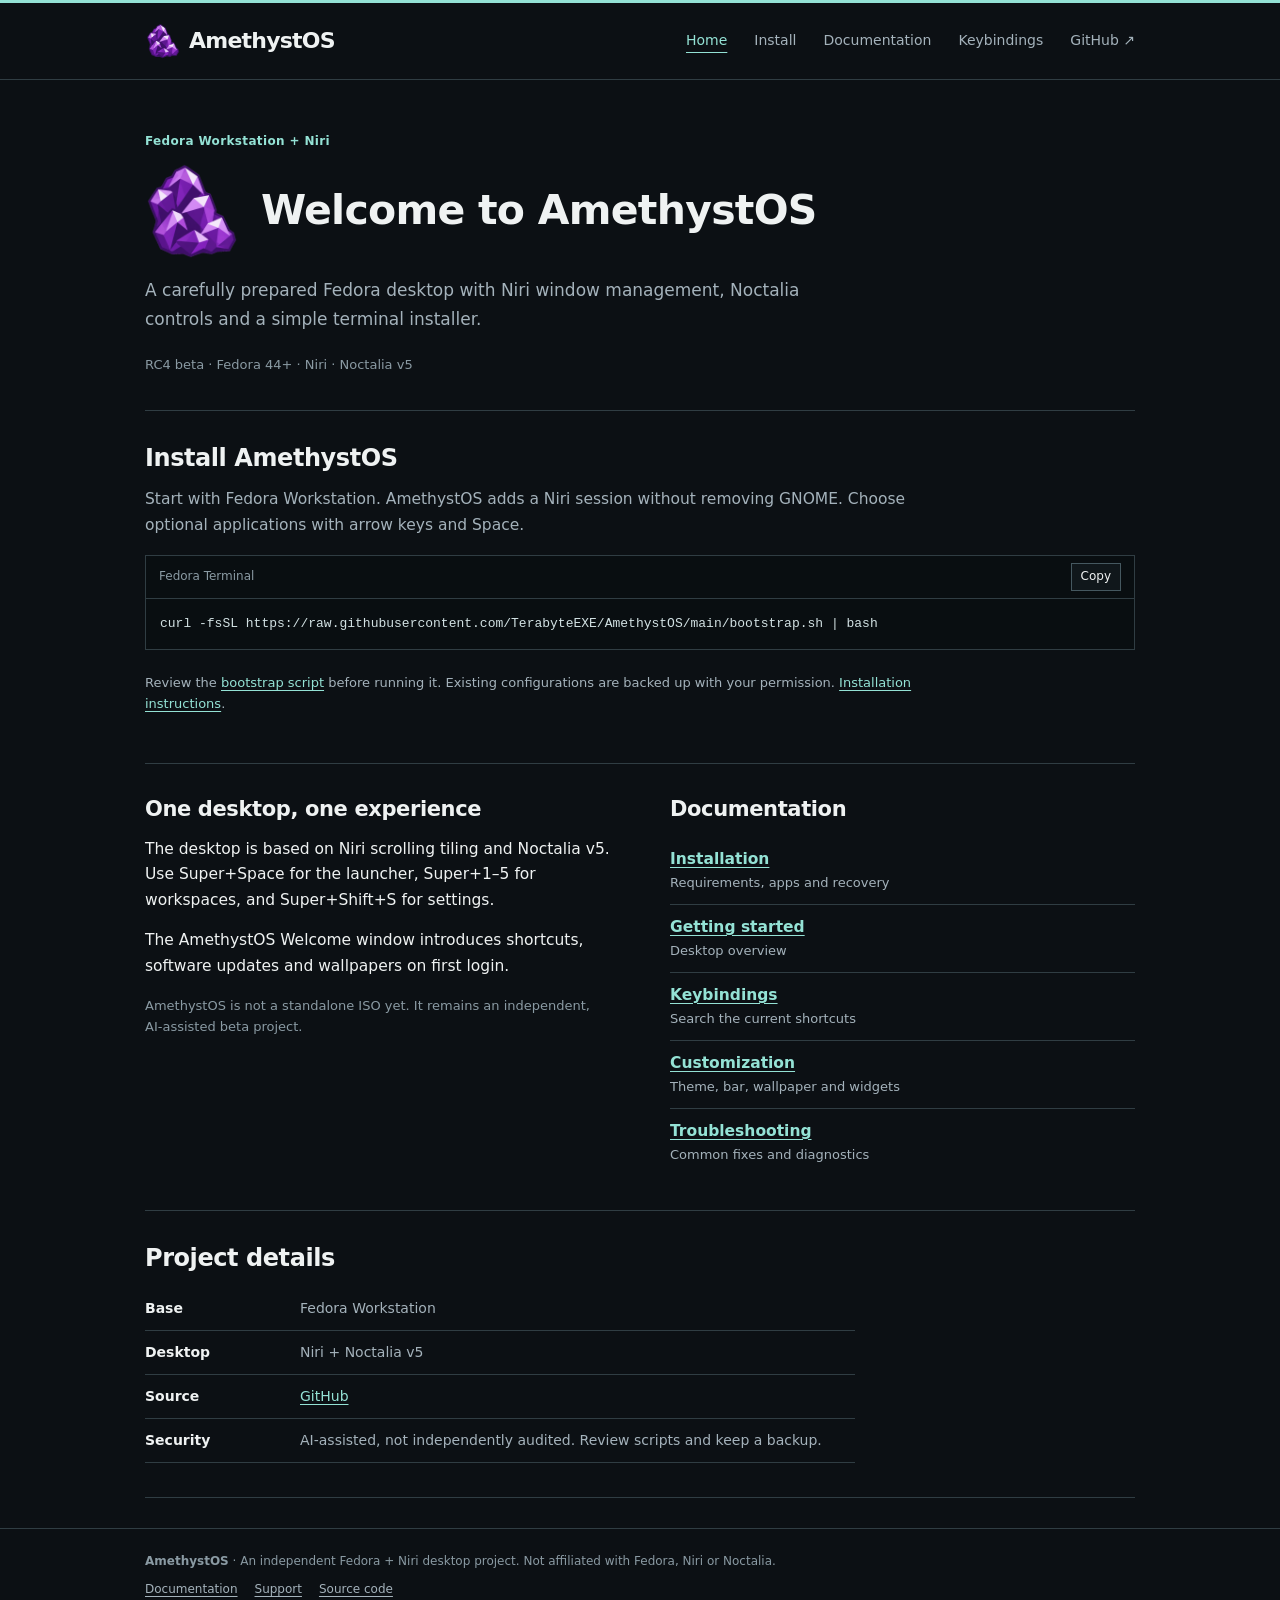
<file: index.html>
<!doctype html>
<html lang="en"><head><meta charset="utf-8"><meta name="viewport" content="width=device-width, initial-scale=1">
<meta name="theme-color" content="#0c1014"><meta name="description" content="AmethystOS is a Fedora Workstation desktop setup based on Niri with a simple installer and documentation.">
<title>Fedora + Niri — AmethystOS</title><link rel="icon" href="assets/favicon.png" type="image/png">
<link rel="apple-touch-icon" href="assets/apple-touch-icon.png">
<link rel="stylesheet" href="assets/site.css"><script src="assets/site.js" defer></script></head>
<body><a class="skip-link" href="#content">Skip to content</a>
<header class="topbar"><div class="wrap nav-inner">
<a href="index.html" class="brand" aria-label="AmethystOS home"><img class="brand-icon" src="assets/branding/amethyst-logo.png" alt="" width="36" height="36">AmethystOS</a>
<button class="nav-toggle" type="button" data-nav-toggle aria-expanded="false" aria-controls="site-nav">Menu</button>
<nav id="site-nav" class="navlinks" data-navlinks aria-label="Main navigation"><a href="index.html" aria-current="page">Home</a><a href="install.html">Install</a><a href="wiki/index.html">Documentation</a><a href="wiki/keybinds.html">Keybindings</a><a class="nav-github" href="https://github.com/TerabyteEXE/AmethystOS" target="_blank" rel="noopener noreferrer">GitHub ↗</a></nav>
</div></header><main id="content"><div class="wrap">
<section class="home-intro" aria-labelledby="welcome"><p class="eyebrow">Fedora Workstation + Niri</p>
<div class="home-heading"><img class="home-mark" src="assets/branding/amethyst-logo.png" alt="AmethystOS crystal logo" width="94" height="98"><h1 id="welcome">Welcome to AmethystOS</h1></div>
<p class="lead">A carefully prepared Fedora desktop with Niri window management, Noctalia controls and a simple terminal installer.</p><p class="project-meta">RC4 beta · Fedora 44+ · Niri · Noctalia v5</p></section>
<section class="home-section" aria-labelledby="install-heading"><h2 id="install-heading">Install AmethystOS</h2>
<p>Start with Fedora Workstation. AmethystOS adds a Niri session without removing GNOME. Choose optional applications with arrow keys and Space.</p>
<div class="code-box"><div class="code-head"><span>Fedora Terminal</span><button type="button" class="copy-btn" data-copy="install-command">Copy</button></div><pre id="install-command"><code>curl -fsSL https://raw.githubusercontent.com/TerabyteEXE/AmethystOS/main/bootstrap.sh | bash</code></pre></div>
<p class="home-note">Review the <a href="https://github.com/TerabyteEXE/AmethystOS/blob/main/bootstrap.sh">bootstrap script</a> before running it. Existing configurations are backed up with your permission. <a href="install.html">Installation instructions</a>.</p></section>
<section class="home-section home-columns"><div><h2>One desktop, one experience</h2><p>The desktop is based on Niri scrolling tiling and Noctalia v5. Use Super+Space for the launcher, Super+1–5 for workspaces, and Super+Shift+S for settings.</p>
<p>The AmethystOS Welcome window introduces shortcuts, software updates and wallpapers on first login.</p><p class="home-note">AmethystOS is not a standalone ISO yet. It remains an independent, AI-assisted beta project.</p></div>
<div><h2>Documentation</h2><ul class="plain-list"><li><a href="install.html">Installation</a><span class="detail">Requirements, apps and recovery</span></li><li><a href="wiki/index.html">Getting started</a><span class="detail">Desktop overview</span></li><li><a href="wiki/keybinds.html">Keybindings</a><span class="detail">Search the current shortcuts</span></li><li><a href="wiki/customization.html">Customization</a><span class="detail">Theme, bar, wallpaper and widgets</span></li><li><a href="wiki/troubleshooting.html">Troubleshooting</a><span class="detail">Common fixes and diagnostics</span></li></ul></div></section>
<section class="home-section"><h2>Project details</h2><table class="facts"><tbody><tr><th scope="row">Base</th><td>Fedora Workstation</td></tr><tr><th scope="row">Desktop</th><td>Niri + Noctalia v5</td></tr><tr><th scope="row">Source</th><td><a href="https://github.com/TerabyteEXE/AmethystOS">GitHub</a></td></tr><tr><th scope="row">Security</th><td>AI-assisted, not independently audited. Review scripts and keep a backup.</td></tr></tbody></table></section>
</div></main>
<footer class="footer"><div class="wrap footer-inner"><div>
<p><strong>AmethystOS</strong> · An independent Fedora + Niri desktop project. Not affiliated with Fedora, Niri or Noctalia.</p>
<div class="footer-links"><a href="wiki/index.html">Documentation</a><a href="wiki/troubleshooting.html">Support</a><a href="https://github.com/TerabyteEXE/AmethystOS">Source code</a></div>
</div></footer></body></html>
</file>
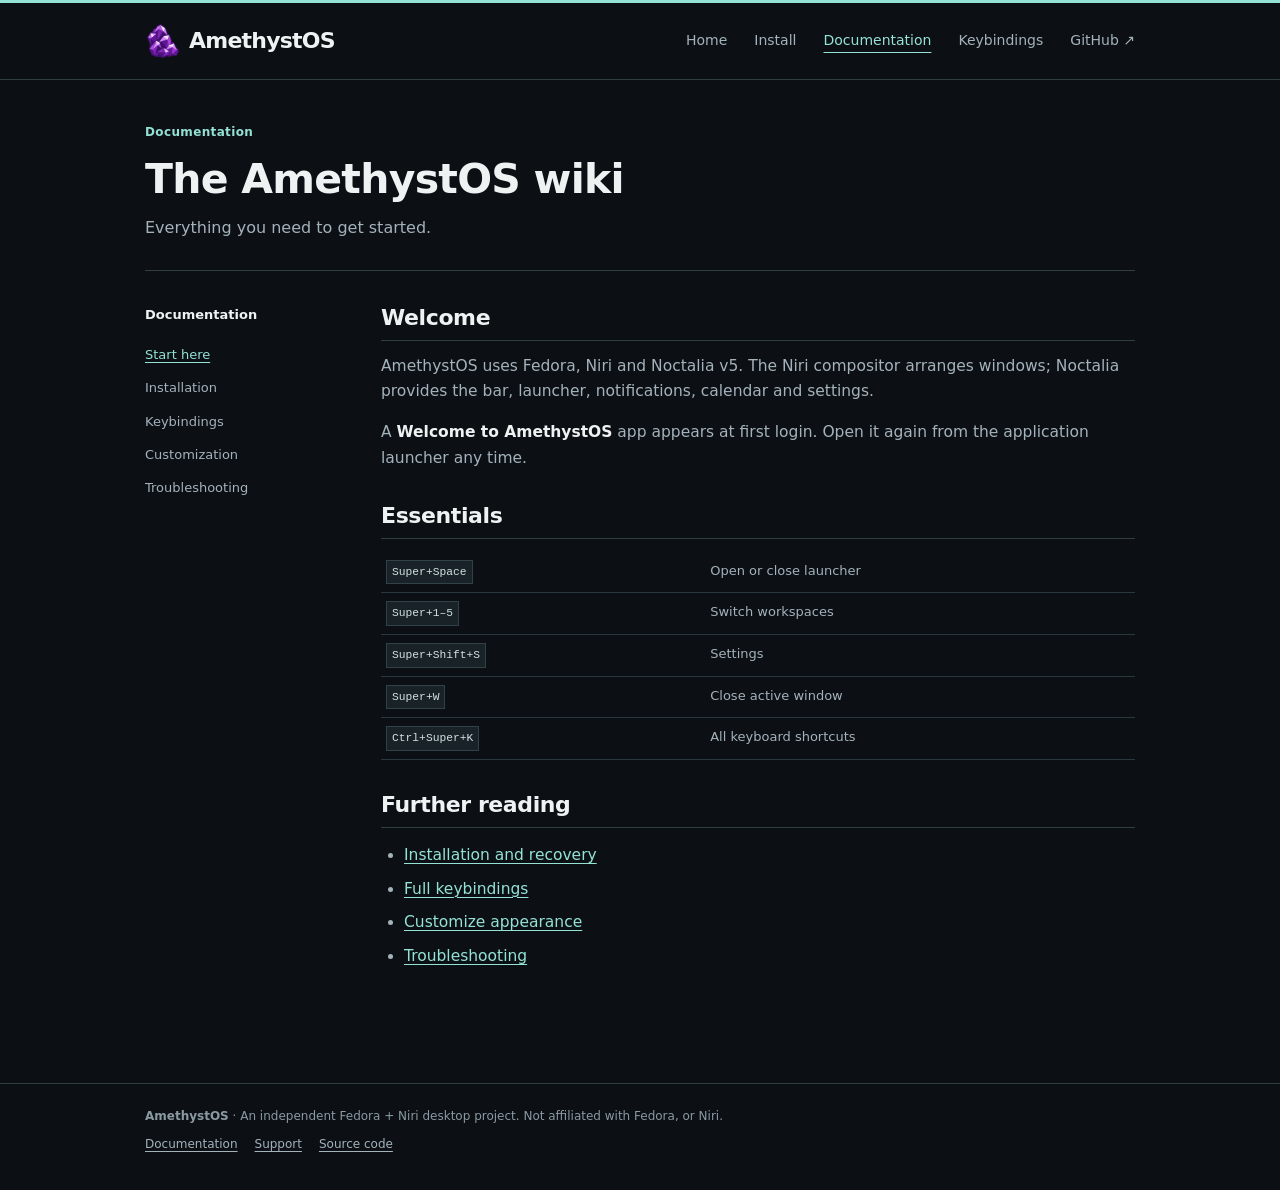
<file: wiki/index.html>
<!doctype html>
<html lang="en"><head><meta charset="utf-8"><meta name="viewport" content="width=device-width, initial-scale=1">
<meta name="theme-color" content="#0c1014"><meta name="description" content="A straightforward guide to your Fedora + Niri desktop.">
<title>The AmethystOS wiki — AmethystOS</title><link rel="icon" href="../assets/favicon.png" type="image/png">
<link rel="apple-touch-icon" href="../assets/apple-touch-icon.png">
<link rel="stylesheet" href="../assets/site.css"><script src="../assets/site.js" defer></script></head>
<body><a class="skip-link" href="#content">Skip to content</a>
<header class="topbar"><div class="wrap nav-inner">
<a href="../index.html" class="brand" aria-label="AmethystOS home"><img class="brand-icon" src="../assets/branding/amethyst-logo.png" alt="" width="36" height="36">AmethystOS</a>
<button class="nav-toggle" type="button" data-nav-toggle aria-expanded="false" aria-controls="site-nav">Menu</button>
<nav id="site-nav" class="navlinks" data-navlinks aria-label="Main navigation"><a href="../index.html">Home</a><a href="../install.html">Install</a><a href="../wiki/index.html" aria-current="page">Documentation</a><a href="../wiki/keybinds.html">Keybindings</a><a class="nav-github" href="https://github.com/TerabyteEXE/AmethystOS" target="_blank" rel="noopener noreferrer">GitHub ↗</a></nav>
</div></header><main id="content"><div class="wrap">
<div class="page-title"><p class="eyebrow">Documentation</p><h1>The AmethystOS wiki</h1><p class="lead">Everything you need to get started.</p></div><div class="doc-shell"><aside class="side-nav" aria-label="Wiki pages"><p class="side-label">Documentation</p><a class="active" href="index.html">Start here</a><a href="../install.html">Installation</a><a href="keybinds.html">Keybindings</a><a href="customization.html">Customization</a><a href="troubleshooting.html">Troubleshooting</a></aside><article class="doc-content"><h2>Welcome</h2><p>AmethystOS uses Fedora, Niri and Noctalia v5. The Niri compositor arranges windows; Noctalia provides the bar, launcher, notifications, calendar and settings.</p><p>A <strong>Welcome to AmethystOS</strong> app appears at first login. Open it again from the application launcher any time.</p><h2>Essentials</h2><table class="key-table"><tbody>
<tr><td><span class="kbd">Super+Space</span></td><td>Open or close launcher</td></tr><tr><td><span class="kbd">Super+1–5</span></td><td>Switch workspaces</td></tr><tr><td><span class="kbd">Super+Shift+S</span></td><td>Settings</td></tr><tr><td><span class="kbd">Super+W</span></td><td>Close active window</td></tr><tr><td><span class="kbd">Ctrl+Super+K</span></td><td>All keyboard shortcuts</td></tr></tbody></table><h2>Further reading</h2><ul><li><a href="../install.html">Installation and recovery</a></li><li><a href="keybinds.html">Full keybindings</a></li><li><a href="customization.html">Customize appearance</a></li><li><a href="troubleshooting.html">Troubleshooting</a></li></ul></article></div>
</div></main>
<footer class="footer"><div class="wrap footer-inner"><div>
<p><strong>AmethystOS</strong> · An independent Fedora + Niri desktop project. Not affiliated with Fedora, or Niri.</p>
<div class="footer-links"><a href="../wiki/index.html">Documentation</a><a href="../wiki/troubleshooting.html">Support</a><a href="https://github.com/TerabyteEXE/AmethystOS">Source code</a></div>
</div></footer></body></html>
</file>
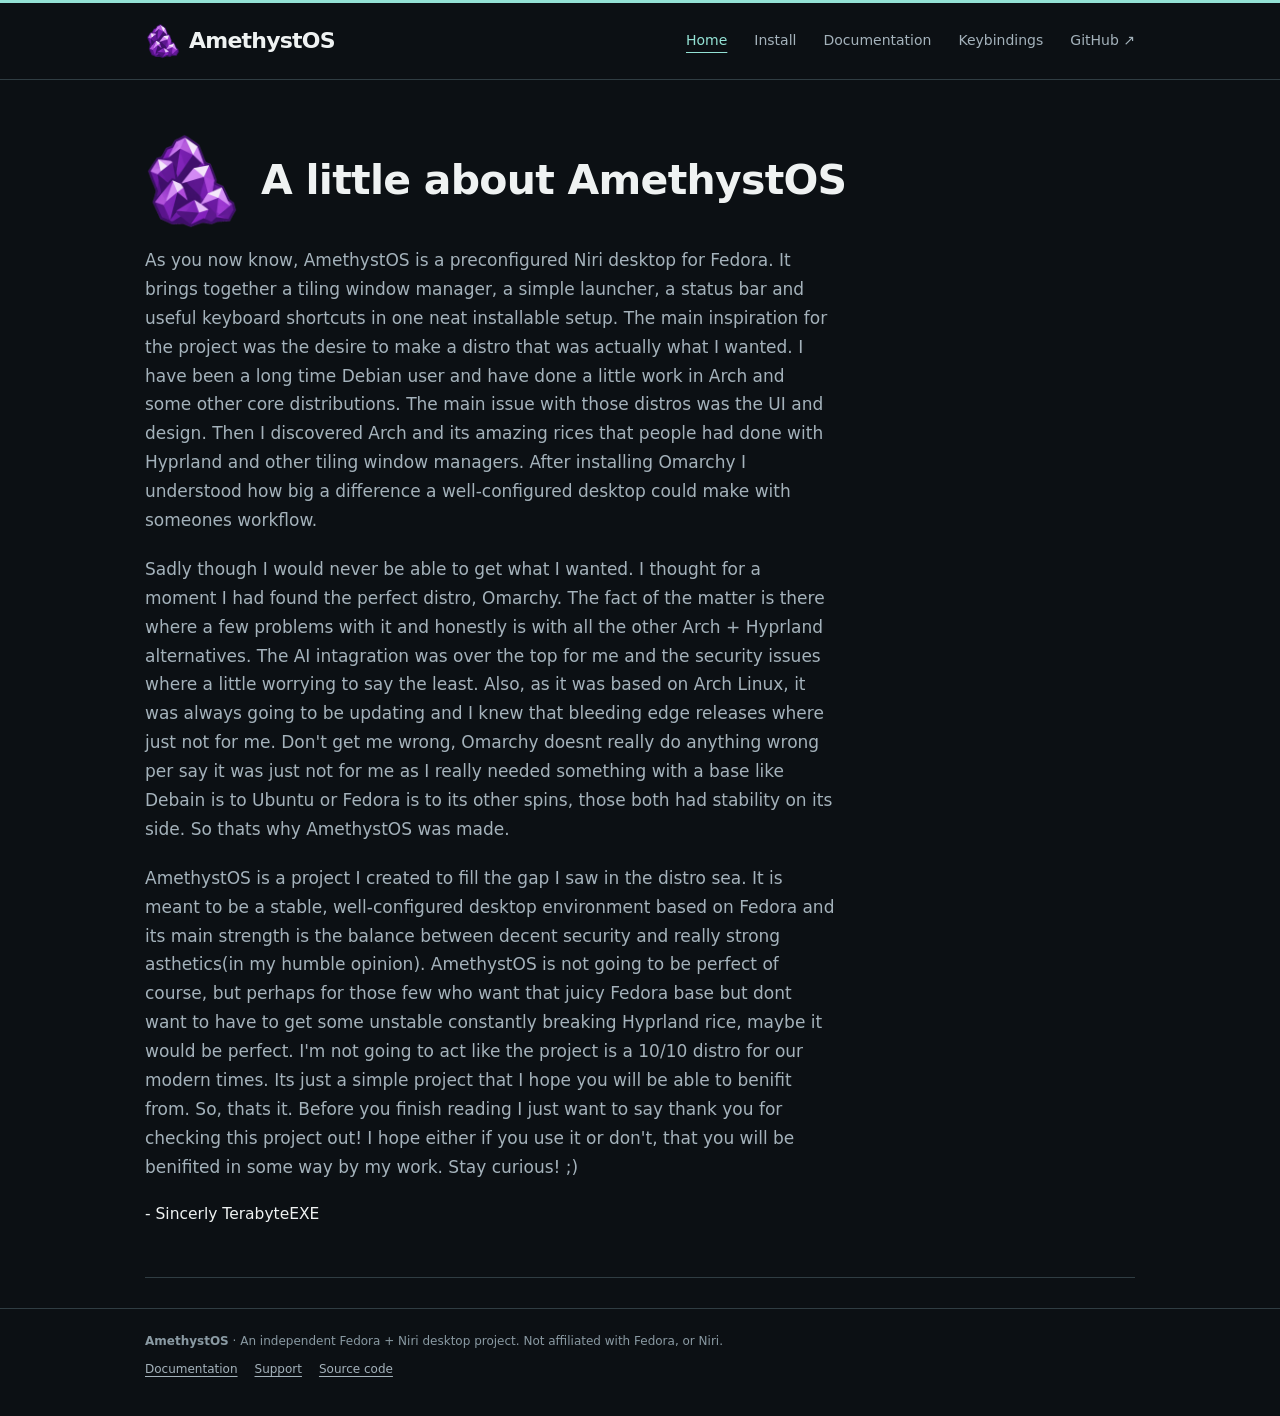
<file: about.html>
<!doctype html>
<html lang="en"><head><meta charset="utf-8"><meta name="viewport" content="width=device-width, initial-scale=1">
<meta name="theme-color" content="#0c1014"><meta name="description" content="AmethystOS is a Fedora Workstation desktop setup based on Niri with a simple installer and documentation.">
<title>Fedora + Niri — AmethystOS</title><link rel="icon" href="assets/favicon.png" type="image/png">
<link rel="apple-touch-icon" href="assets/apple-touch-icon.png">
<link rel="stylesheet" href="assets/site.css"><script src="assets/site.js" defer></script></head>
<body><a class="skip-link" href="#content">Skip to content</a>
<header class="topbar"><div class="wrap nav-inner">
<a href="index.html" class="brand" aria-label="AmethystOS home"><img class="brand-icon" src="assets/branding/amethyst-logo.png" alt="" width="36" height="36">AmethystOS</a>
<button class="nav-toggle" type="button" data-nav-toggle aria-expanded="false" aria-controls="site-nav">Menu</button>
<nav id="site-nav" class="navlinks" data-navlinks aria-label="Main navigation"><a href="index.html" aria-current="page">Home</a><a href="install.html">Install</a><a href="wiki/index.html">Documentation</a><a href="wiki/keybinds.html">Keybindings</a><a class="nav-github" href="https://github.com/TerabyteEXE/AmethystOS" target="_blank" rel="noopener noreferrer">GitHub ↗</a></nav>
</div></header><main id="content"><div class="wrap">
<section class="home-intro" aria-labelledby="welcome">
      <div class="home-heading">
        <img class="home-mark" src="assets/branding/amethyst-logo.png" alt="AmethystOS purple crystal logo" width="94" height="98">
        <h1 id="welcome">A little about AmethystOS</h1>
      </div>
      <p class="lead">As you now know, AmethystOS is a preconfigured Niri desktop for Fedora. It brings together a tiling window manager, a simple launcher, a status bar and useful keyboard shortcuts in one neat installable setup. The main inspiration for the project was the desire to make a distro that was actually what I wanted. I have been a long time Debian user and have done a little work in Arch and some other core distributions. The main issue with those distros was the UI and design. Then I discovered Arch and its amazing rices that people had done with Hyprland and other tiling window managers. After installing Omarchy I understood how big a difference a well-configured desktop could make with someones workflow. </p>
        <p class="lead">Sadly though I would never be able to get what I wanted. I thought for a moment I had found the perfect distro, Omarchy. The fact of the matter is there where a few problems with it and honestly is with all the other Arch + Hyprland alternatives. The AI intagration was over the top for me and the security issues where a little worrying to say the least. Also, as it was based on Arch Linux, it was always going to be updating and I knew that bleeding edge releases where just not for me. Don't get me wrong, Omarchy doesnt really do anything wrong per say it was just not for me as I really needed something with a base like Debain is to Ubuntu or Fedora is to its other spins, those both had stability on its side. So thats why AmethystOS was made.</p>
        <p class="lead">AmethystOS is a project I created to fill the gap I saw in the distro sea. It is meant to be a stable, well-configured desktop environment based on Fedora and its main strength is the balance between decent security and really strong asthetics(in my humble opinion). AmethystOS is not going to be perfect of course, but perhaps for those few who want that juicy Fedora base but dont want to have to get some unstable constantly breaking Hyprland rice, maybe it would be perfect. I'm not going to act like the project is a 10/10 distro for our modern times. Its just a simple project that I hope you will be able to benifit from. So, thats it. Before you finish reading  I just want to say thank you for checking this project out! I hope either if you use it or don't, that you will be benifited in some way by my work. Stay curious! ;)</p>
        <p class="sub-lead">- Sincerly TerabyteEXE</p>
    </section>

</div>
</main>
<footer class="footer"><div class="wrap footer-inner"><div>
<p><strong>AmethystOS</strong> · An independent Fedora + Niri desktop project. Not affiliated with Fedora, or Niri.</p>
<div class="footer-links"><a href="wiki/index.html">Documentation</a><a href="wiki/troubleshooting.html">Support</a><a href="https://github.com/TerabyteEXE/AmethystOS">Source code</a></div>
</div></footer></body></html>
</file>
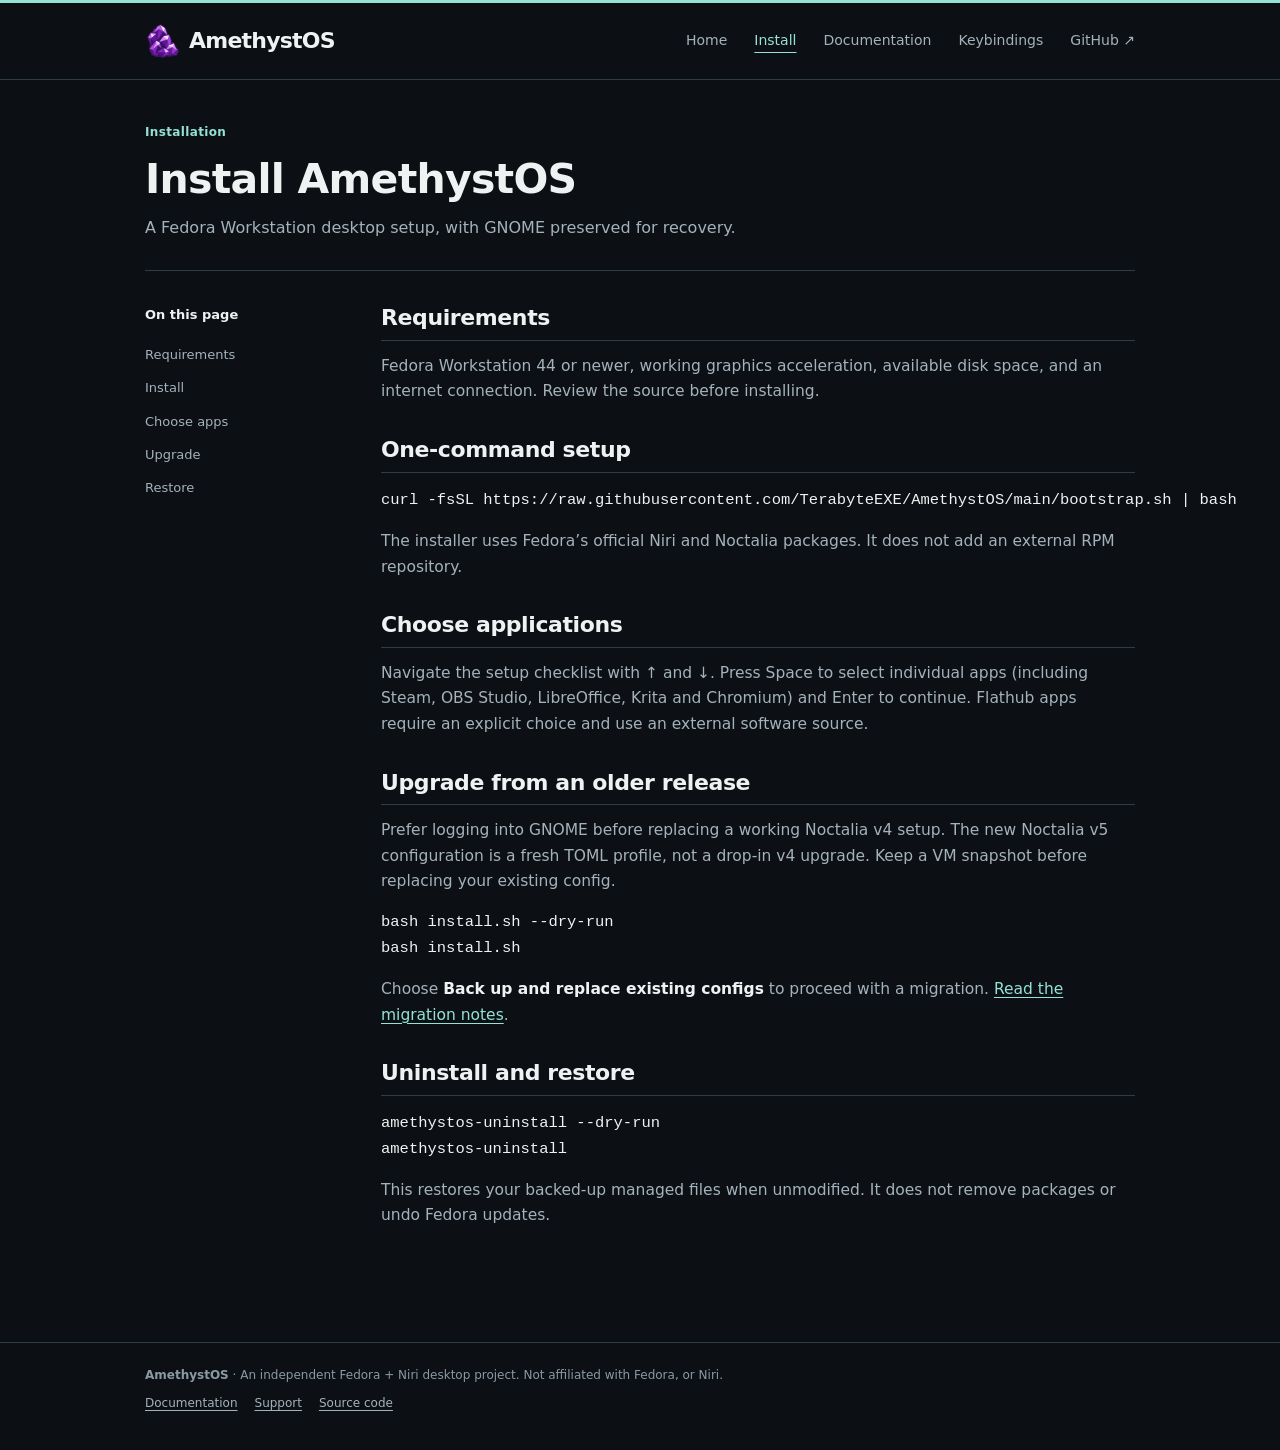
<file: install.html>
<!doctype html>
<html lang="en"><head><meta charset="utf-8"><meta name="viewport" content="width=device-width, initial-scale=1">
<meta name="theme-color" content="#0c1014"><meta name="description" content="Install AmethystOS on Fedora Workstation with one command.">
<title>Installation — AmethystOS</title><link rel="icon" href="assets/favicon.png" type="image/png">
<link rel="apple-touch-icon" href="assets/apple-touch-icon.png">
<link rel="stylesheet" href="assets/site.css"><script src="assets/site.js" defer></script></head>
<body><a class="skip-link" href="#content">Skip to content</a>
<header class="topbar"><div class="wrap nav-inner">
<a href="index.html" class="brand" aria-label="AmethystOS home"><img class="brand-icon" src="assets/branding/amethyst-logo.png" alt="" width="36" height="36">AmethystOS</a>
<button class="nav-toggle" type="button" data-nav-toggle aria-expanded="false" aria-controls="site-nav">Menu</button>
<nav id="site-nav" class="navlinks" data-navlinks aria-label="Main navigation"><a href="index.html">Home</a><a href="install.html" aria-current="page">Install</a><a href="wiki/index.html">Documentation</a><a href="wiki/keybinds.html">Keybindings</a><a class="nav-github" href="https://github.com/TerabyteEXE/AmethystOS" target="_blank" rel="noopener noreferrer">GitHub ↗</a></nav>
</div></header><main id="content"><div class="wrap">
<div class="page-title"><p class="eyebrow">Installation</p><h1>Install AmethystOS</h1><p class="lead">A Fedora Workstation desktop setup, with GNOME preserved for recovery.</p></div>
<div class="doc-shell"><aside class="side-nav" aria-label="Installation"><p class="side-label">On this page</p><a href="#requirements">Requirements</a><a href="#install">Install</a><a href="#apps">Choose apps</a><a href="#upgrade">Upgrade</a><a href="#remove">Restore</a></aside><article class="doc-content">
<h2 id="requirements">Requirements</h2><p>Fedora Workstation 44 or newer, working graphics acceleration, available disk space, and an internet connection. Review the source before installing.</p>
<h2 id="install">One-command setup</h2><pre><code>curl -fsSL https://raw.githubusercontent.com/TerabyteEXE/AmethystOS/main/bootstrap.sh | bash</code></pre><p>The installer uses Fedora’s official Niri and Noctalia packages. It does not add an external RPM repository.</p>
<h2 id="apps">Choose applications</h2><p>Navigate the setup checklist with ↑ and ↓. Press Space to select individual apps (including Steam, OBS Studio, LibreOffice, Krita and Chromium) and Enter to continue. Flathub apps require an explicit choice and use an external software source.</p>
<h2 id="upgrade">Upgrade from an older release</h2><p>Prefer logging into GNOME before replacing a working Noctalia v4 setup. The new Noctalia v5 configuration is a fresh TOML profile, not a drop-in v4 upgrade. Keep a VM snapshot before replacing your existing config.</p><pre><code>bash install.sh --dry-run
bash install.sh</code></pre><p>Choose <strong>Back up and replace existing configs</strong> to proceed with a migration. <a href="https://github.com/TerabyteEXE/AmethystOS/blob/main/docs/NOCTALIA_V5_MIGRATION.md">Read the migration notes</a>.</p>
<h2 id="remove">Uninstall and restore</h2><pre><code>amethystos-uninstall --dry-run
amethystos-uninstall</code></pre><p>This restores your backed-up managed files when unmodified. It does not remove packages or undo Fedora updates.</p></article></div>
</div></main>
<footer class="footer"><div class="wrap footer-inner"><div>
<p><strong>AmethystOS</strong> · An independent Fedora + Niri desktop project. Not affiliated with Fedora, or Niri.</p>
<div class="footer-links"><a href="wiki/index.html">Documentation</a><a href="wiki/troubleshooting.html">Support</a><a href="https://github.com/TerabyteEXE/AmethystOS">Source code</a></div>
</div></footer></body></html>
</file>
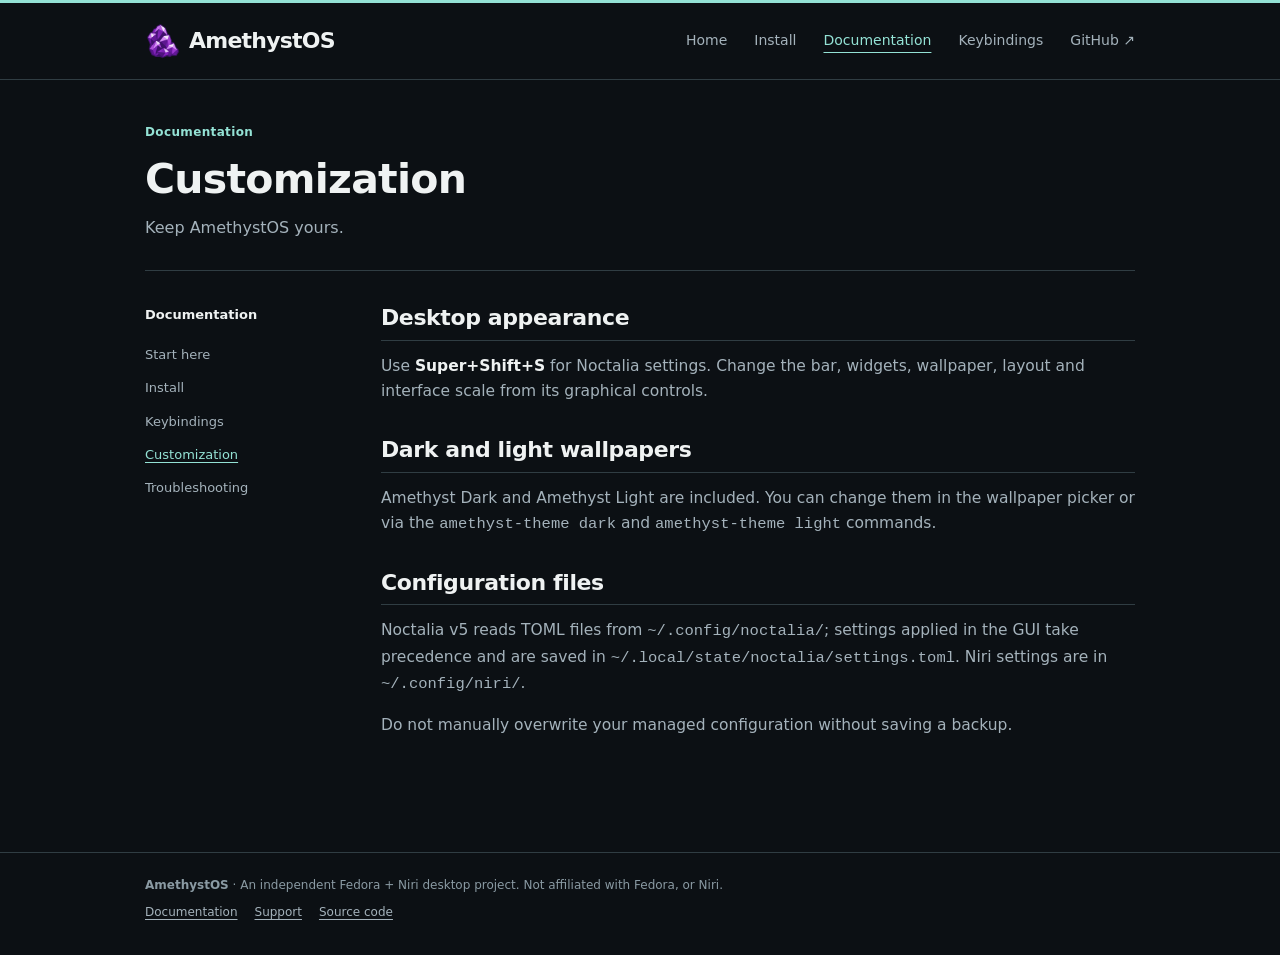
<file: wiki/customization.html>
<!doctype html>
<html lang="en"><head><meta charset="utf-8"><meta name="viewport" content="width=device-width, initial-scale=1">
<meta name="theme-color" content="#0c1014"><meta name="description" content="Make the desktop yours, one config at a time.">
<title>Customization — AmethystOS</title><link rel="icon" href="../assets/favicon.png" type="image/png">
<link rel="apple-touch-icon" href="../assets/apple-touch-icon.png">
<link rel="stylesheet" href="../assets/site.css"><script src="../assets/site.js" defer></script></head>
<body><a class="skip-link" href="#content">Skip to content</a>
<header class="topbar"><div class="wrap nav-inner">
<a href="../index.html" class="brand" aria-label="AmethystOS home"><img class="brand-icon" src="../assets/branding/amethyst-logo.png" alt="" width="36" height="36">AmethystOS</a>
<button class="nav-toggle" type="button" data-nav-toggle aria-expanded="false" aria-controls="site-nav">Menu</button>
<nav id="site-nav" class="navlinks" data-navlinks aria-label="Main navigation"><a href="../index.html">Home</a><a href="../install.html">Install</a><a href="../wiki/index.html" aria-current="page">Documentation</a><a href="../wiki/keybinds.html">Keybindings</a><a class="nav-github" href="https://github.com/TerabyteEXE/AmethystOS" target="_blank" rel="noopener noreferrer">GitHub ↗</a></nav>
</div></header><main id="content"><div class="wrap">
<div class="page-title"><p class="eyebrow">Documentation</p><h1>Customization</h1><p class="lead">Keep AmethystOS yours.</p></div><div class="doc-shell"><aside class="side-nav" aria-label="Wiki pages"><p class="side-label">Documentation</p><a href="index.html">Start here</a><a href="../install.html">Install</a><a href="keybinds.html">Keybindings</a><a class="active" href="customization.html">Customization</a><a href="troubleshooting.html">Troubleshooting</a></aside><article class="doc-content"><h2>Desktop appearance</h2><p>Use <strong>Super+Shift+S</strong> for Noctalia settings. Change the bar, widgets, wallpaper, layout and interface scale from its graphical controls.</p><h2>Dark and light wallpapers</h2><p>Amethyst Dark and Amethyst Light are included. You can change them in the wallpaper picker or via the <code>amethyst-theme dark</code> and <code>amethyst-theme light</code> commands.</p><h2>Configuration files</h2><p>Noctalia v5 reads TOML files from <code>~/.config/noctalia/</code>; settings applied in the GUI take precedence and are saved in <code>~/.local/state/noctalia/settings.toml</code>. Niri settings are in <code>~/.config/niri/</code>.</p><p>Do not manually overwrite your managed configuration without saving a backup.</p></article></div>
</div></main>
<footer class="footer"><div class="wrap footer-inner"><div>
<p><strong>AmethystOS</strong> · An independent Fedora + Niri desktop project. Not affiliated with Fedora, or Niri.</p>
<div class="footer-links"><a href="../wiki/index.html">Documentation</a><a href="../wiki/troubleshooting.html">Support</a><a href="https://github.com/TerabyteEXE/AmethystOS">Source code</a></div>
</div></footer></body></html>
</file>
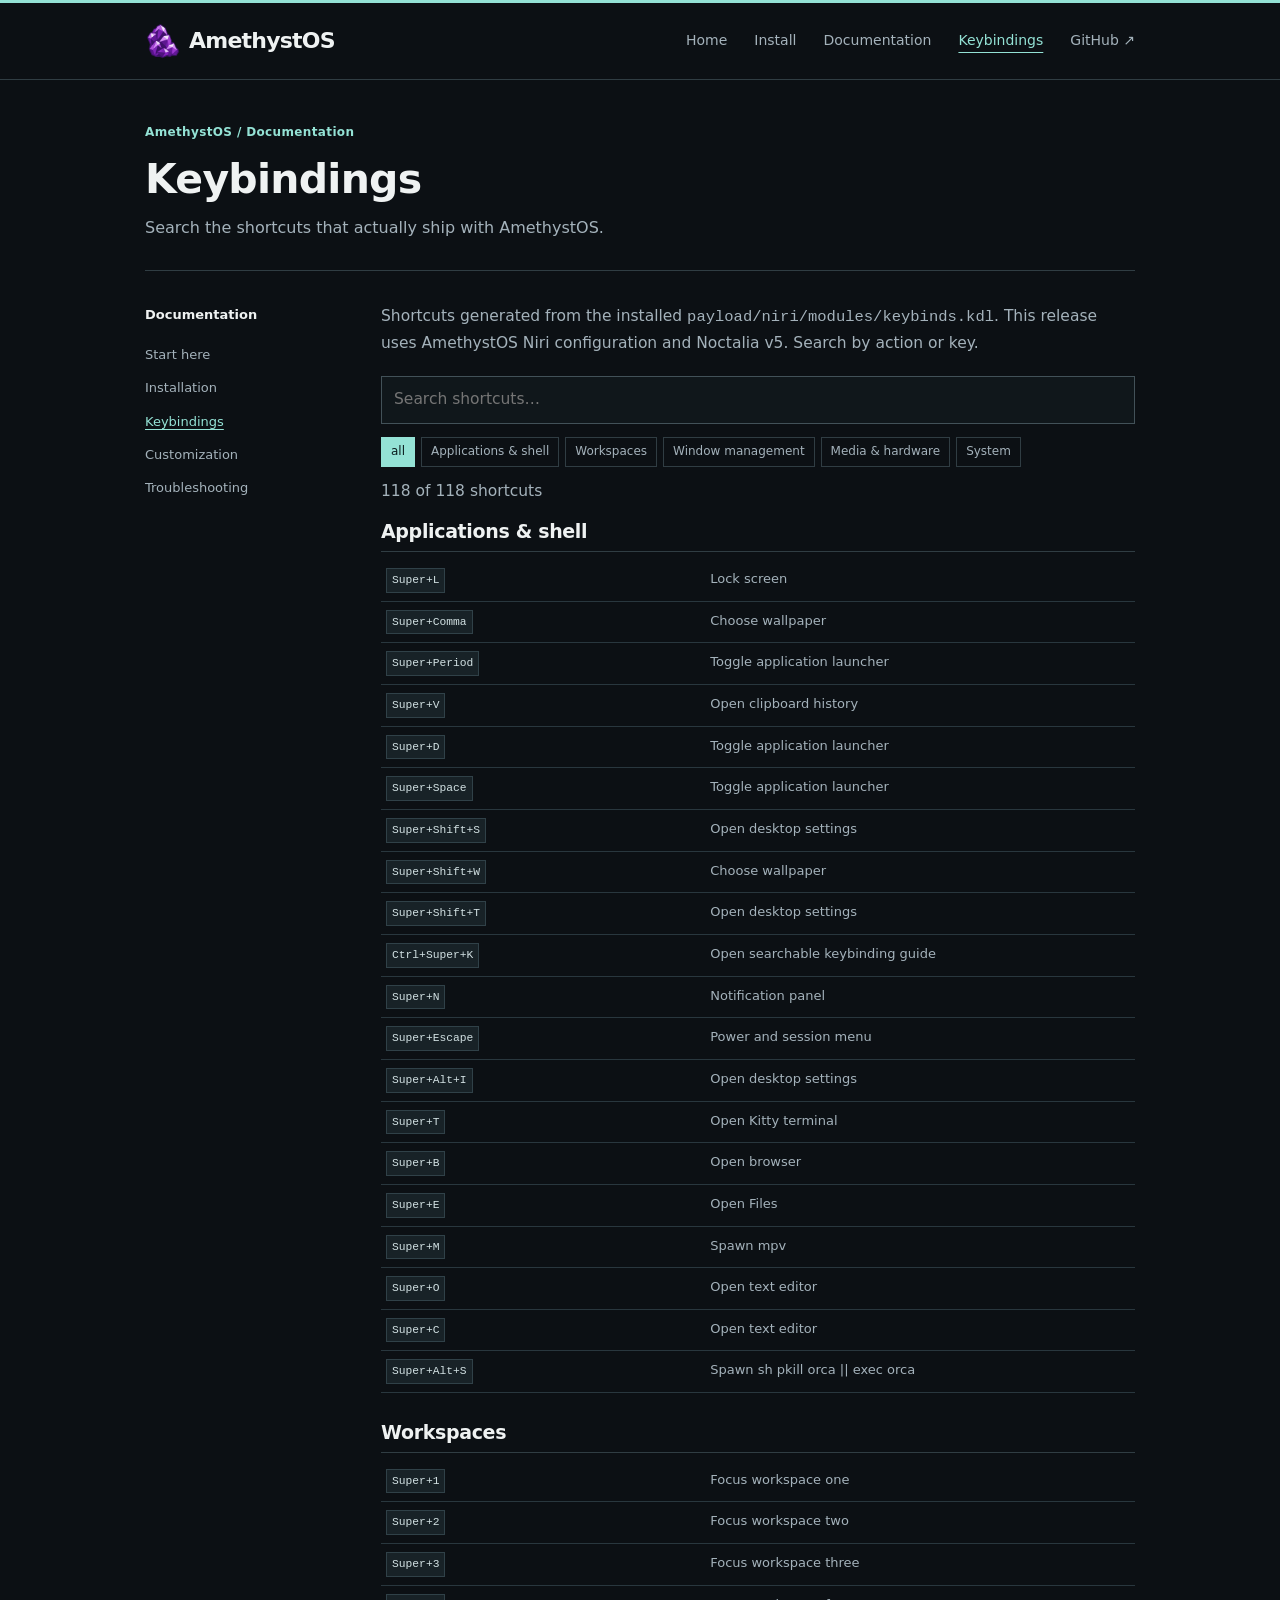
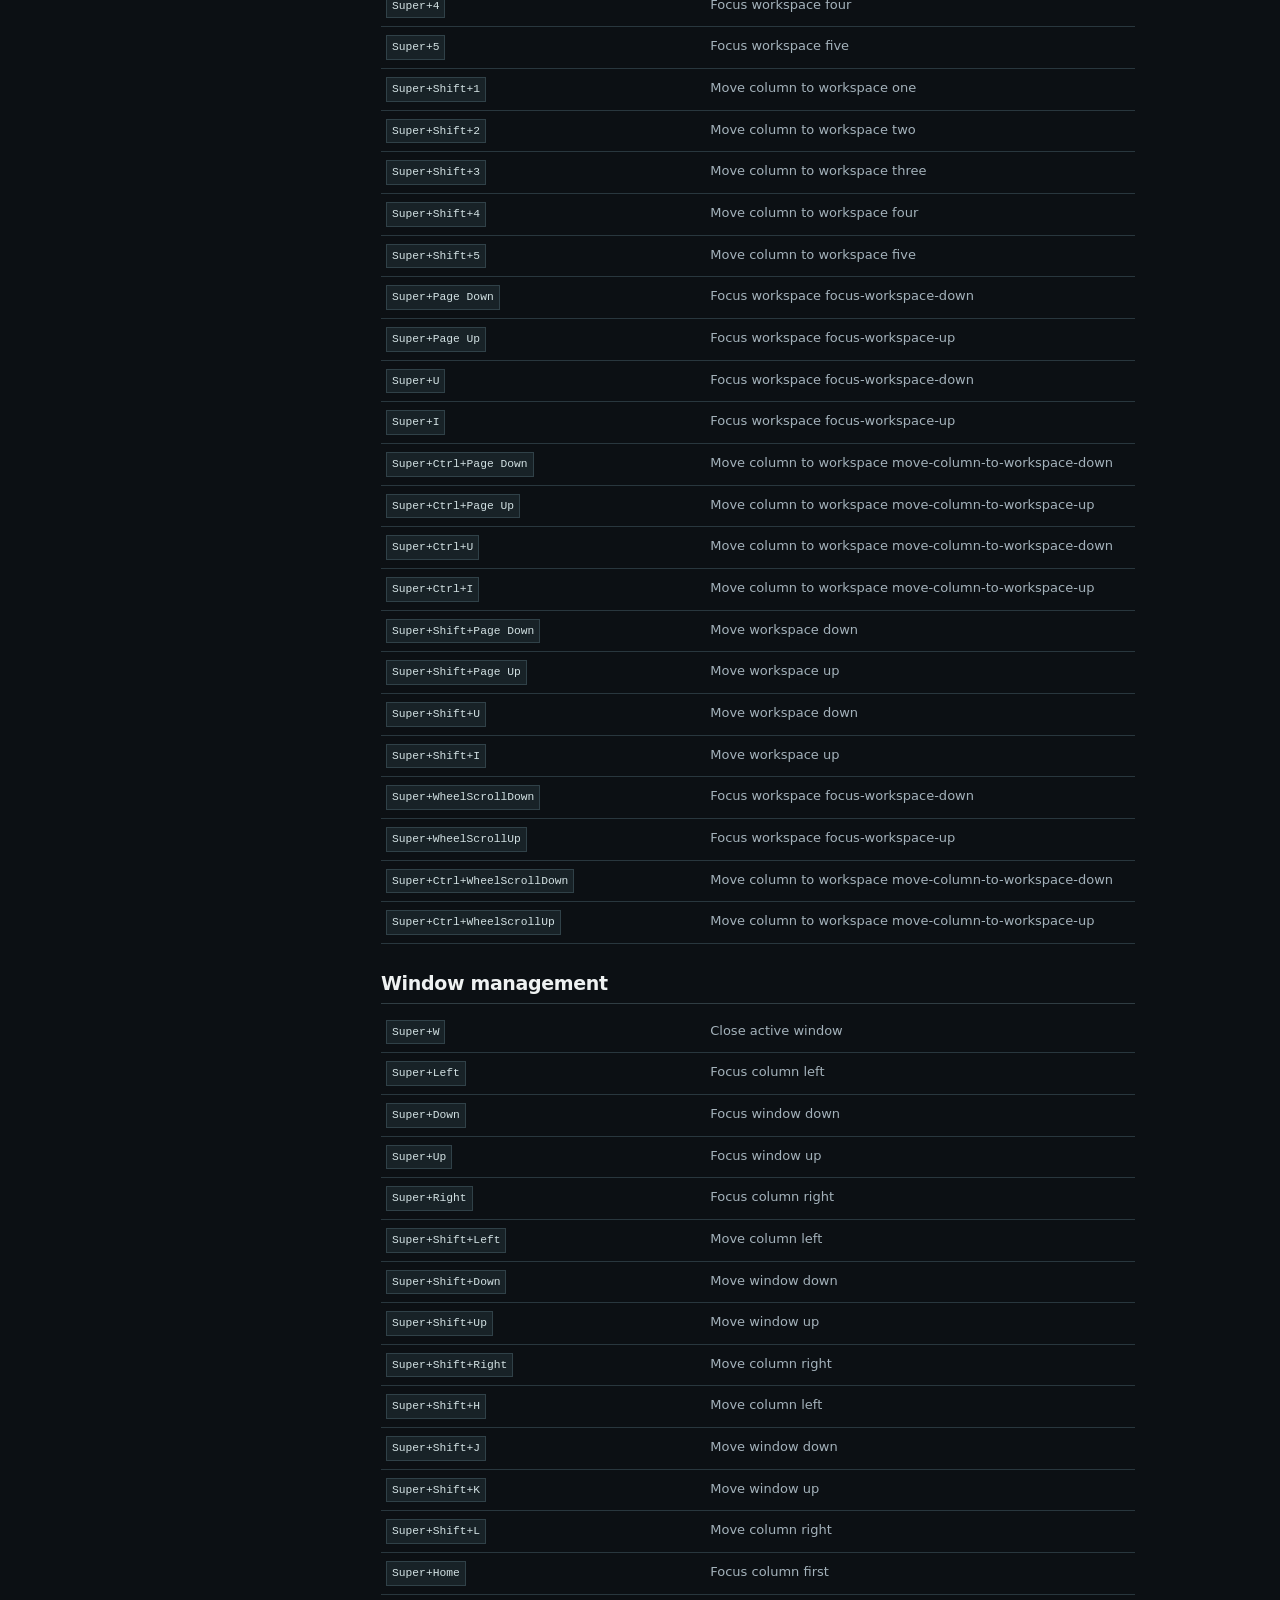
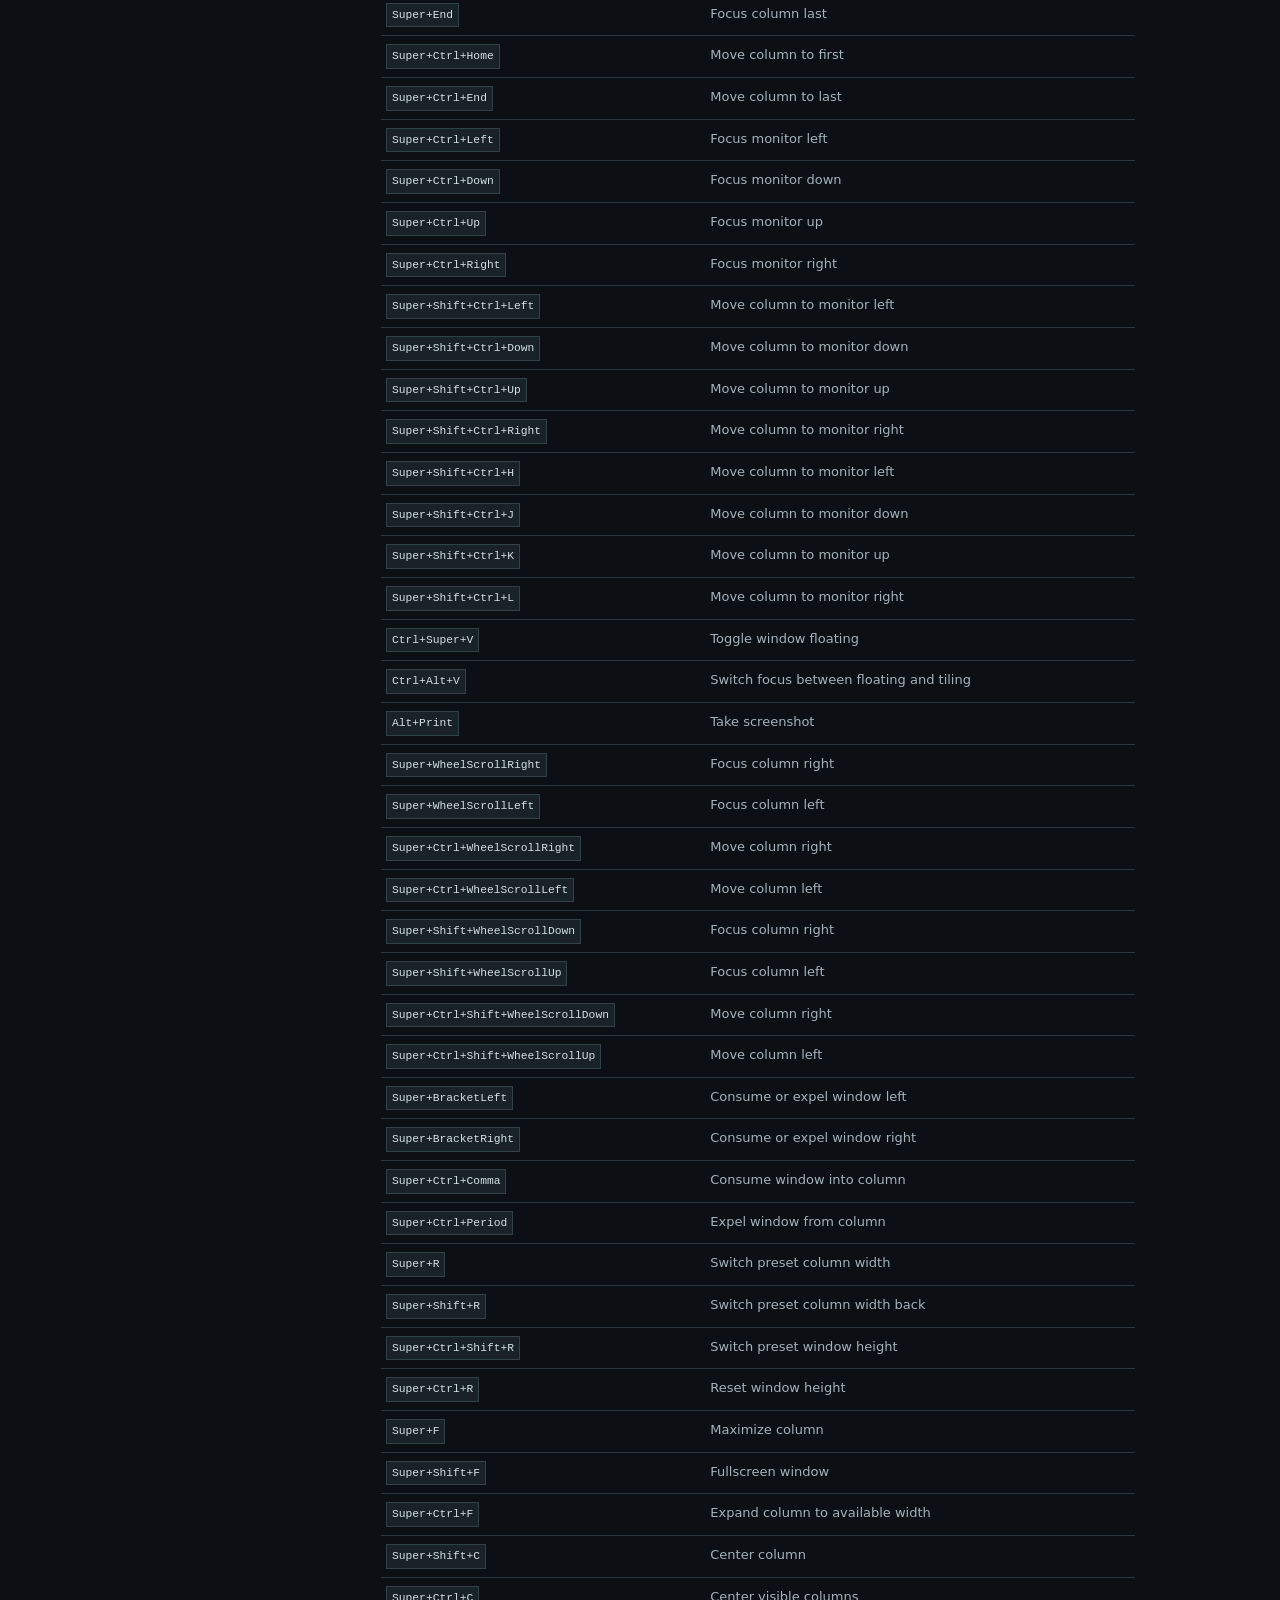
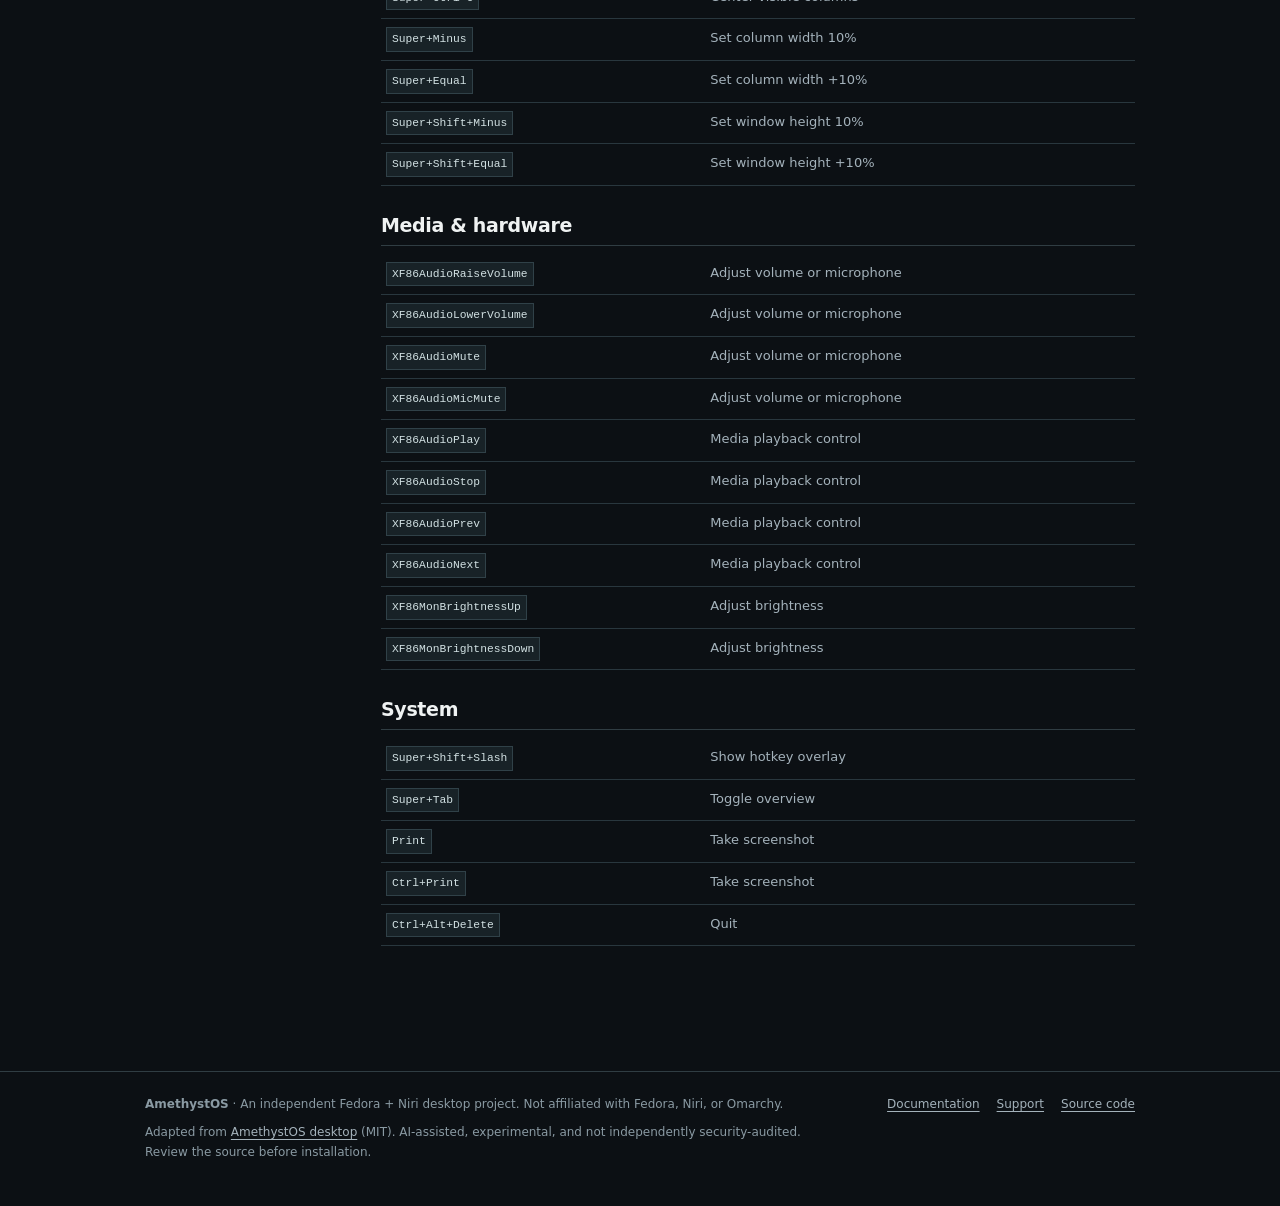
<file: wiki/keybinds.html>
<!doctype html>
<html lang="en"><head><meta charset="utf-8"><meta name="viewport" content="width=device-width, initial-scale=1">
<meta name="theme-color" content="#0c1014"><meta name="description" content="Search the shortcuts that actually ship with AmethystOS.">
<title>Keybindings — AmethystOS</title><link rel="icon" href="../assets/favicon.png" type="image/png">
<link rel="apple-touch-icon" href="../assets/apple-touch-icon.png">
<link rel="stylesheet" href="../assets/site.css"><script src="../assets/site.js" defer></script></head>
<body><a class="skip-link" href="#content">Skip to content</a>
<header class="topbar"><div class="wrap nav-inner">
<a href="../index.html" class="brand" aria-label="AmethystOS home"><img class="brand-icon" src="../assets/branding/amethyst-logo.png" alt="" width="36" height="36">AmethystOS</a>
<button class="nav-toggle" type="button" data-nav-toggle aria-expanded="false" aria-controls="site-nav">Menu</button>
<nav id="site-nav" class="navlinks" data-navlinks aria-label="Main navigation"><a href="../index.html">Home</a><a href="../install.html">Install</a><a href="../wiki/index.html">Documentation</a><a href="../wiki/keybinds.html" aria-current="page">Keybindings</a><a class="nav-github" href="https://github.com/TerabyteEXE/AmethystOS" target="_blank" rel="noopener noreferrer">GitHub ↗</a></nav>
</div></header><main id="content"><div class="wrap"><div class="page-title"><p class="eyebrow">AmethystOS / Documentation</p><h1>Keybindings</h1><p class="lead">Search the shortcuts that actually ship with AmethystOS.</p></div>
<div class="doc-shell"><aside class="side-nav" aria-label="Wiki pages"><p class="side-label">Documentation</p><a class="" href="index.html">Start here</a><a class="" href="../install.html">Installation</a><a class="active" href="keybinds.html">Keybindings</a><a class="" href="customization.html">Customization</a><a class="" href="troubleshooting.html">Troubleshooting</a></aside><article class="doc-content"><p>Shortcuts generated from the installed <code>payload/niri/modules/keybinds.kdl</code>. This release uses AmethystOS Niri configuration and Noctalia v5. Search by action or key.</p>
<input class="key-search" type="search" placeholder="Search shortcuts…" aria-label="Search keyboard shortcuts" data-key-search>
<div class="key-controls"><button class="filter-btn" type="button" data-filter="all" aria-pressed="true">all</button><button class="filter-btn" type="button" data-filter="Applications &amp; shell" aria-pressed="false">Applications &amp; shell</button><button class="filter-btn" type="button" data-filter="Workspaces" aria-pressed="false">Workspaces</button><button class="filter-btn" type="button" data-filter="Window management" aria-pressed="false">Window management</button><button class="filter-btn" type="button" data-filter="Media &amp; hardware" aria-pressed="false">Media &amp; hardware</button><button class="filter-btn" type="button" data-filter="System" aria-pressed="false">System</button></div>
<p data-result-count></p>
<section class="key-group" data-key-group><h2>Applications &amp; shell</h2><table class="key-table"><tbody>
<tr data-key-row data-category="Applications &amp; shell"><td><span class="kbd">Super+L</span></td><td>Lock screen</td></tr>
<tr data-key-row data-category="Applications &amp; shell"><td><span class="kbd">Super+Comma</span></td><td>Choose wallpaper</td></tr>
<tr data-key-row data-category="Applications &amp; shell"><td><span class="kbd">Super+Period</span></td><td>Toggle application launcher</td></tr>
<tr data-key-row data-category="Applications &amp; shell"><td><span class="kbd">Super+V</span></td><td>Open clipboard history</td></tr>
<tr data-key-row data-category="Applications &amp; shell"><td><span class="kbd">Super+D</span></td><td>Toggle application launcher</td></tr>
<tr data-key-row data-category="Applications &amp; shell"><td><span class="kbd">Super+Space</span></td><td>Toggle application launcher</td></tr>
<tr data-key-row data-category="Applications &amp; shell"><td><span class="kbd">Super+Shift+S</span></td><td>Open desktop settings</td></tr>
<tr data-key-row data-category="Applications &amp; shell"><td><span class="kbd">Super+Shift+W</span></td><td>Choose wallpaper</td></tr>
<tr data-key-row data-category="Applications &amp; shell"><td><span class="kbd">Super+Shift+T</span></td><td>Open desktop settings</td></tr>
<tr data-key-row data-category="Applications &amp; shell"><td><span class="kbd">Ctrl+Super+K</span></td><td>Open searchable keybinding guide</td></tr>
<tr data-key-row data-category="Applications &amp; shell"><td><span class="kbd">Super+N</span></td><td>Notification panel</td></tr>
<tr data-key-row data-category="Applications &amp; shell"><td><span class="kbd">Super+Escape</span></td><td>Power and session menu</td></tr>
<tr data-key-row data-category="Applications &amp; shell"><td><span class="kbd">Super+Alt+I</span></td><td>Open desktop settings</td></tr>
<tr data-key-row data-category="Applications &amp; shell"><td><span class="kbd">Super+T</span></td><td>Open Kitty terminal</td></tr>
<tr data-key-row data-category="Applications &amp; shell"><td><span class="kbd">Super+B</span></td><td>Open browser</td></tr>
<tr data-key-row data-category="Applications &amp; shell"><td><span class="kbd">Super+E</span></td><td>Open Files</td></tr>
<tr data-key-row data-category="Applications &amp; shell"><td><span class="kbd">Super+M</span></td><td>Spawn mpv</td></tr>
<tr data-key-row data-category="Applications &amp; shell"><td><span class="kbd">Super+O</span></td><td>Open text editor</td></tr>
<tr data-key-row data-category="Applications &amp; shell"><td><span class="kbd">Super+C</span></td><td>Open text editor</td></tr>
<tr data-key-row data-category="Applications &amp; shell"><td><span class="kbd">Super+Alt+S</span></td><td>Spawn sh pkill orca || exec orca</td></tr>
</tbody></table></section>
<section class="key-group" data-key-group><h2>Workspaces</h2><table class="key-table"><tbody>
<tr data-key-row data-category="Workspaces"><td><span class="kbd">Super+1</span></td><td>Focus workspace one</td></tr>
<tr data-key-row data-category="Workspaces"><td><span class="kbd">Super+2</span></td><td>Focus workspace two</td></tr>
<tr data-key-row data-category="Workspaces"><td><span class="kbd">Super+3</span></td><td>Focus workspace three</td></tr>
<tr data-key-row data-category="Workspaces"><td><span class="kbd">Super+4</span></td><td>Focus workspace four</td></tr>
<tr data-key-row data-category="Workspaces"><td><span class="kbd">Super+5</span></td><td>Focus workspace five</td></tr>
<tr data-key-row data-category="Workspaces"><td><span class="kbd">Super+Shift+1</span></td><td>Move column to workspace one</td></tr>
<tr data-key-row data-category="Workspaces"><td><span class="kbd">Super+Shift+2</span></td><td>Move column to workspace two</td></tr>
<tr data-key-row data-category="Workspaces"><td><span class="kbd">Super+Shift+3</span></td><td>Move column to workspace three</td></tr>
<tr data-key-row data-category="Workspaces"><td><span class="kbd">Super+Shift+4</span></td><td>Move column to workspace four</td></tr>
<tr data-key-row data-category="Workspaces"><td><span class="kbd">Super+Shift+5</span></td><td>Move column to workspace five</td></tr>
<tr data-key-row data-category="Workspaces"><td><span class="kbd">Super+Page Down</span></td><td>Focus workspace focus-workspace-down</td></tr>
<tr data-key-row data-category="Workspaces"><td><span class="kbd">Super+Page Up</span></td><td>Focus workspace focus-workspace-up</td></tr>
<tr data-key-row data-category="Workspaces"><td><span class="kbd">Super+U</span></td><td>Focus workspace focus-workspace-down</td></tr>
<tr data-key-row data-category="Workspaces"><td><span class="kbd">Super+I</span></td><td>Focus workspace focus-workspace-up</td></tr>
<tr data-key-row data-category="Workspaces"><td><span class="kbd">Super+Ctrl+Page Down</span></td><td>Move column to workspace move-column-to-workspace-down</td></tr>
<tr data-key-row data-category="Workspaces"><td><span class="kbd">Super+Ctrl+Page Up</span></td><td>Move column to workspace move-column-to-workspace-up</td></tr>
<tr data-key-row data-category="Workspaces"><td><span class="kbd">Super+Ctrl+U</span></td><td>Move column to workspace move-column-to-workspace-down</td></tr>
<tr data-key-row data-category="Workspaces"><td><span class="kbd">Super+Ctrl+I</span></td><td>Move column to workspace move-column-to-workspace-up</td></tr>
<tr data-key-row data-category="Workspaces"><td><span class="kbd">Super+Shift+Page Down</span></td><td>Move workspace down</td></tr>
<tr data-key-row data-category="Workspaces"><td><span class="kbd">Super+Shift+Page Up</span></td><td>Move workspace up</td></tr>
<tr data-key-row data-category="Workspaces"><td><span class="kbd">Super+Shift+U</span></td><td>Move workspace down</td></tr>
<tr data-key-row data-category="Workspaces"><td><span class="kbd">Super+Shift+I</span></td><td>Move workspace up</td></tr>
<tr data-key-row data-category="Workspaces"><td><span class="kbd">Super+WheelScrollDown</span></td><td>Focus workspace focus-workspace-down</td></tr>
<tr data-key-row data-category="Workspaces"><td><span class="kbd">Super+WheelScrollUp</span></td><td>Focus workspace focus-workspace-up</td></tr>
<tr data-key-row data-category="Workspaces"><td><span class="kbd">Super+Ctrl+WheelScrollDown</span></td><td>Move column to workspace move-column-to-workspace-down</td></tr>
<tr data-key-row data-category="Workspaces"><td><span class="kbd">Super+Ctrl+WheelScrollUp</span></td><td>Move column to workspace move-column-to-workspace-up</td></tr>
</tbody></table></section>
<section class="key-group" data-key-group><h2>Window management</h2><table class="key-table"><tbody>
<tr data-key-row data-category="Window management"><td><span class="kbd">Super+W</span></td><td>Close active window</td></tr>
<tr data-key-row data-category="Window management"><td><span class="kbd">Super+Left</span></td><td>Focus column left</td></tr>
<tr data-key-row data-category="Window management"><td><span class="kbd">Super+Down</span></td><td>Focus window down</td></tr>
<tr data-key-row data-category="Window management"><td><span class="kbd">Super+Up</span></td><td>Focus window up</td></tr>
<tr data-key-row data-category="Window management"><td><span class="kbd">Super+Right</span></td><td>Focus column right</td></tr>
<tr data-key-row data-category="Window management"><td><span class="kbd">Super+Shift+Left</span></td><td>Move column left</td></tr>
<tr data-key-row data-category="Window management"><td><span class="kbd">Super+Shift+Down</span></td><td>Move window down</td></tr>
<tr data-key-row data-category="Window management"><td><span class="kbd">Super+Shift+Up</span></td><td>Move window up</td></tr>
<tr data-key-row data-category="Window management"><td><span class="kbd">Super+Shift+Right</span></td><td>Move column right</td></tr>
<tr data-key-row data-category="Window management"><td><span class="kbd">Super+Shift+H</span></td><td>Move column left</td></tr>
<tr data-key-row data-category="Window management"><td><span class="kbd">Super+Shift+J</span></td><td>Move window down</td></tr>
<tr data-key-row data-category="Window management"><td><span class="kbd">Super+Shift+K</span></td><td>Move window up</td></tr>
<tr data-key-row data-category="Window management"><td><span class="kbd">Super+Shift+L</span></td><td>Move column right</td></tr>
<tr data-key-row data-category="Window management"><td><span class="kbd">Super+Home</span></td><td>Focus column first</td></tr>
<tr data-key-row data-category="Window management"><td><span class="kbd">Super+End</span></td><td>Focus column last</td></tr>
<tr data-key-row data-category="Window management"><td><span class="kbd">Super+Ctrl+Home</span></td><td>Move column to first</td></tr>
<tr data-key-row data-category="Window management"><td><span class="kbd">Super+Ctrl+End</span></td><td>Move column to last</td></tr>
<tr data-key-row data-category="Window management"><td><span class="kbd">Super+Ctrl+Left</span></td><td>Focus monitor left</td></tr>
<tr data-key-row data-category="Window management"><td><span class="kbd">Super+Ctrl+Down</span></td><td>Focus monitor down</td></tr>
<tr data-key-row data-category="Window management"><td><span class="kbd">Super+Ctrl+Up</span></td><td>Focus monitor up</td></tr>
<tr data-key-row data-category="Window management"><td><span class="kbd">Super+Ctrl+Right</span></td><td>Focus monitor right</td></tr>
<tr data-key-row data-category="Window management"><td><span class="kbd">Super+Shift+Ctrl+Left</span></td><td>Move column to monitor left</td></tr>
<tr data-key-row data-category="Window management"><td><span class="kbd">Super+Shift+Ctrl+Down</span></td><td>Move column to monitor down</td></tr>
<tr data-key-row data-category="Window management"><td><span class="kbd">Super+Shift+Ctrl+Up</span></td><td>Move column to monitor up</td></tr>
<tr data-key-row data-category="Window management"><td><span class="kbd">Super+Shift+Ctrl+Right</span></td><td>Move column to monitor right</td></tr>
<tr data-key-row data-category="Window management"><td><span class="kbd">Super+Shift+Ctrl+H</span></td><td>Move column to monitor left</td></tr>
<tr data-key-row data-category="Window management"><td><span class="kbd">Super+Shift+Ctrl+J</span></td><td>Move column to monitor down</td></tr>
<tr data-key-row data-category="Window management"><td><span class="kbd">Super+Shift+Ctrl+K</span></td><td>Move column to monitor up</td></tr>
<tr data-key-row data-category="Window management"><td><span class="kbd">Super+Shift+Ctrl+L</span></td><td>Move column to monitor right</td></tr>
<tr data-key-row data-category="Window management"><td><span class="kbd">Ctrl+Super+V</span></td><td>Toggle window floating</td></tr>
<tr data-key-row data-category="Window management"><td><span class="kbd">Ctrl+Alt+V</span></td><td>Switch focus between floating and tiling</td></tr>
<tr data-key-row data-category="Window management"><td><span class="kbd">Alt+Print</span></td><td>Take screenshot</td></tr>
<tr data-key-row data-category="Window management"><td><span class="kbd">Super+WheelScrollRight</span></td><td>Focus column right</td></tr>
<tr data-key-row data-category="Window management"><td><span class="kbd">Super+WheelScrollLeft</span></td><td>Focus column left</td></tr>
<tr data-key-row data-category="Window management"><td><span class="kbd">Super+Ctrl+WheelScrollRight</span></td><td>Move column right</td></tr>
<tr data-key-row data-category="Window management"><td><span class="kbd">Super+Ctrl+WheelScrollLeft</span></td><td>Move column left</td></tr>
<tr data-key-row data-category="Window management"><td><span class="kbd">Super+Shift+WheelScrollDown</span></td><td>Focus column right</td></tr>
<tr data-key-row data-category="Window management"><td><span class="kbd">Super+Shift+WheelScrollUp</span></td><td>Focus column left</td></tr>
<tr data-key-row data-category="Window management"><td><span class="kbd">Super+Ctrl+Shift+WheelScrollDown</span></td><td>Move column right</td></tr>
<tr data-key-row data-category="Window management"><td><span class="kbd">Super+Ctrl+Shift+WheelScrollUp</span></td><td>Move column left</td></tr>
<tr data-key-row data-category="Window management"><td><span class="kbd">Super+BracketLeft</span></td><td>Consume or expel window left</td></tr>
<tr data-key-row data-category="Window management"><td><span class="kbd">Super+BracketRight</span></td><td>Consume or expel window right</td></tr>
<tr data-key-row data-category="Window management"><td><span class="kbd">Super+Ctrl+Comma</span></td><td>Consume window into column</td></tr>
<tr data-key-row data-category="Window management"><td><span class="kbd">Super+Ctrl+Period</span></td><td>Expel window from column</td></tr>
<tr data-key-row data-category="Window management"><td><span class="kbd">Super+R</span></td><td>Switch preset column width</td></tr>
<tr data-key-row data-category="Window management"><td><span class="kbd">Super+Shift+R</span></td><td>Switch preset column width back</td></tr>
<tr data-key-row data-category="Window management"><td><span class="kbd">Super+Ctrl+Shift+R</span></td><td>Switch preset window height</td></tr>
<tr data-key-row data-category="Window management"><td><span class="kbd">Super+Ctrl+R</span></td><td>Reset window height</td></tr>
<tr data-key-row data-category="Window management"><td><span class="kbd">Super+F</span></td><td>Maximize column</td></tr>
<tr data-key-row data-category="Window management"><td><span class="kbd">Super+Shift+F</span></td><td>Fullscreen window</td></tr>
<tr data-key-row data-category="Window management"><td><span class="kbd">Super+Ctrl+F</span></td><td>Expand column to available width</td></tr>
<tr data-key-row data-category="Window management"><td><span class="kbd">Super+Shift+C</span></td><td>Center column</td></tr>
<tr data-key-row data-category="Window management"><td><span class="kbd">Super+Ctrl+C</span></td><td>Center visible columns</td></tr>
<tr data-key-row data-category="Window management"><td><span class="kbd">Super+Minus</span></td><td>Set column width  10%</td></tr>
<tr data-key-row data-category="Window management"><td><span class="kbd">Super+Equal</span></td><td>Set column width +10%</td></tr>
<tr data-key-row data-category="Window management"><td><span class="kbd">Super+Shift+Minus</span></td><td>Set window height  10%</td></tr>
<tr data-key-row data-category="Window management"><td><span class="kbd">Super+Shift+Equal</span></td><td>Set window height +10%</td></tr>
</tbody></table></section>
<section class="key-group" data-key-group><h2>Media &amp; hardware</h2><table class="key-table"><tbody>
<tr data-key-row data-category="Media &amp; hardware"><td><span class="kbd">XF86AudioRaiseVolume</span></td><td>Adjust volume or microphone</td></tr>
<tr data-key-row data-category="Media &amp; hardware"><td><span class="kbd">XF86AudioLowerVolume</span></td><td>Adjust volume or microphone</td></tr>
<tr data-key-row data-category="Media &amp; hardware"><td><span class="kbd">XF86AudioMute</span></td><td>Adjust volume or microphone</td></tr>
<tr data-key-row data-category="Media &amp; hardware"><td><span class="kbd">XF86AudioMicMute</span></td><td>Adjust volume or microphone</td></tr>
<tr data-key-row data-category="Media &amp; hardware"><td><span class="kbd">XF86AudioPlay</span></td><td>Media playback control</td></tr>
<tr data-key-row data-category="Media &amp; hardware"><td><span class="kbd">XF86AudioStop</span></td><td>Media playback control</td></tr>
<tr data-key-row data-category="Media &amp; hardware"><td><span class="kbd">XF86AudioPrev</span></td><td>Media playback control</td></tr>
<tr data-key-row data-category="Media &amp; hardware"><td><span class="kbd">XF86AudioNext</span></td><td>Media playback control</td></tr>
<tr data-key-row data-category="Media &amp; hardware"><td><span class="kbd">XF86MonBrightnessUp</span></td><td>Adjust brightness</td></tr>
<tr data-key-row data-category="Media &amp; hardware"><td><span class="kbd">XF86MonBrightnessDown</span></td><td>Adjust brightness</td></tr>
</tbody></table></section>
<section class="key-group" data-key-group><h2>System</h2><table class="key-table"><tbody>
<tr data-key-row data-category="System"><td><span class="kbd">Super+Shift+Slash</span></td><td>Show hotkey overlay</td></tr>
<tr data-key-row data-category="System"><td><span class="kbd">Super+Tab</span></td><td>Toggle overview</td></tr>
<tr data-key-row data-category="System"><td><span class="kbd">Print</span></td><td>Take screenshot</td></tr>
<tr data-key-row data-category="System"><td><span class="kbd">Ctrl+Print</span></td><td>Take screenshot</td></tr>
<tr data-key-row data-category="System"><td><span class="kbd">Ctrl+Alt+Delete</span></td><td>Quit</td></tr>
</tbody></table></section>
<p class="no-results" data-no-results>No shortcuts matched your search.</p></article></div></div></main>
<footer class="footer"><div class="wrap footer-inner"><div>
<p><strong>AmethystOS</strong> · An independent Fedora + Niri desktop project. Not affiliated with Fedora, Niri, or Omarchy.</p>
<p>Adapted from <a href="https://github.com/deadduck-09/AmethystOSs-rice">AmethystOS desktop</a> (MIT). AI-assisted, experimental, and not independently security-audited. Review the source before installation.</p></div>
<div class="footer-links"><a href="../wiki/index.html">Documentation</a><a href="../wiki/troubleshooting.html">Support</a><a href="https://github.com/TerabyteEXE/AmethystOS">Source code</a></div>
</div></footer></body></html>
</file>
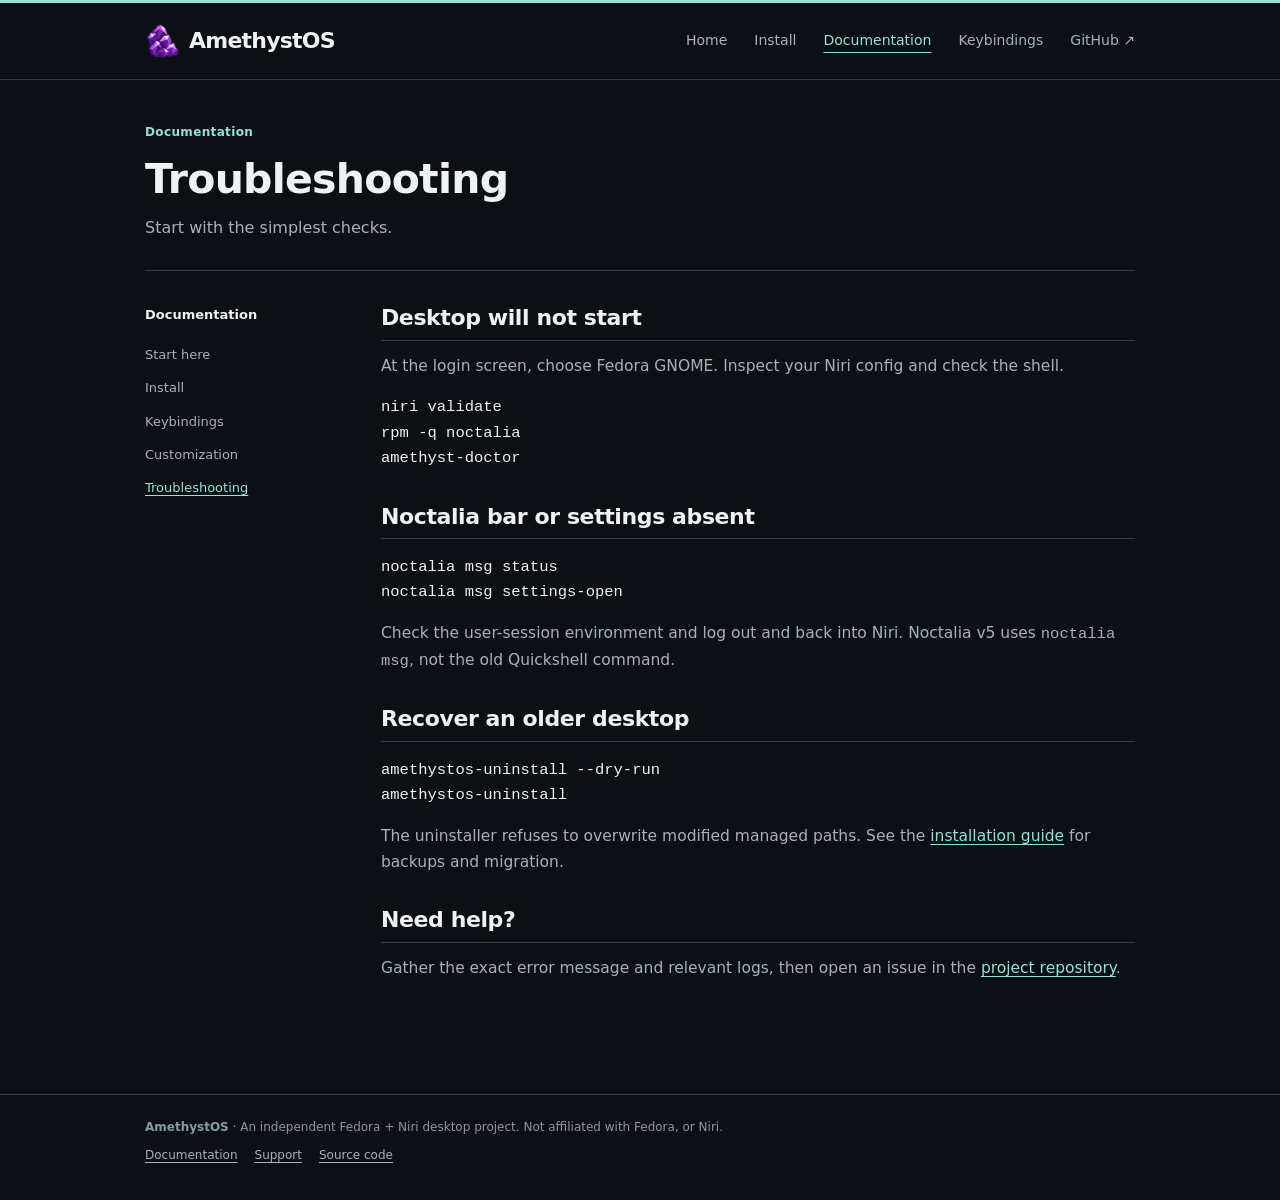
<file: wiki/troubleshooting.html>
<!doctype html>
<html lang="en"><head><meta charset="utf-8"><meta name="viewport" content="width=device-width, initial-scale=1">
<meta name="theme-color" content="#0c1014"><meta name="description" content="A few grounded ways to recover when something goes wrong.">
<title>Troubleshooting — AmethystOS</title><link rel="icon" href="../assets/favicon.png" type="image/png">
<link rel="apple-touch-icon" href="../assets/apple-touch-icon.png">
<link rel="stylesheet" href="../assets/site.css"><script src="../assets/site.js" defer></script></head>
<body><a class="skip-link" href="#content">Skip to content</a>
<header class="topbar"><div class="wrap nav-inner">
<a href="../index.html" class="brand" aria-label="AmethystOS home"><img class="brand-icon" src="../assets/branding/amethyst-logo.png" alt="" width="36" height="36">AmethystOS</a>
<button class="nav-toggle" type="button" data-nav-toggle aria-expanded="false" aria-controls="site-nav">Menu</button>
<nav id="site-nav" class="navlinks" data-navlinks aria-label="Main navigation"><a href="../index.html">Home</a><a href="../install.html">Install</a><a href="../wiki/index.html" aria-current="page">Documentation</a><a href="../wiki/keybinds.html">Keybindings</a><a class="nav-github" href="https://github.com/TerabyteEXE/AmethystOS" target="_blank" rel="noopener noreferrer">GitHub ↗</a></nav>
</div></header><main id="content"><div class="wrap">
<div class="page-title"><p class="eyebrow">Documentation</p><h1>Troubleshooting</h1><p class="lead">Start with the simplest checks.</p></div><div class="doc-shell"><aside class="side-nav" aria-label="Wiki pages"><p class="side-label">Documentation</p><a href="index.html">Start here</a><a href="../install.html">Install</a><a href="keybinds.html">Keybindings</a><a href="customization.html">Customization</a><a class="active" href="troubleshooting.html">Troubleshooting</a></aside><article class="doc-content"><h2>Desktop will not start</h2><p>At the login screen, choose Fedora GNOME. Inspect your Niri config and check the shell.</p><pre><code>niri validate
rpm -q noctalia
amethyst-doctor</code></pre><h2>Noctalia bar or settings absent</h2><pre><code>noctalia msg status
noctalia msg settings-open</code></pre><p>Check the user-session environment and log out and back into Niri. Noctalia v5 uses <code>noctalia msg</code>, not the old Quickshell command.</p><h2>Recover an older desktop</h2><pre><code>amethystos-uninstall --dry-run
amethystos-uninstall</code></pre><p>The uninstaller refuses to overwrite modified managed paths. See the <a href="../install.html">installation guide</a> for backups and migration.</p><h2>Need help?</h2><p>Gather the exact error message and relevant logs, then open an issue in the <a href="https://github.com/TerabyteEXE/AmethystOS/issues">project repository</a>.</p></article></div>
</div></main>
<footer class="footer"><div class="wrap footer-inner"><div>
<p><strong>AmethystOS</strong> · An independent Fedora + Niri desktop project. Not affiliated with Fedora, or Niri.</p>
<div class="footer-links"><a href="../wiki/index.html">Documentation</a><a href="../wiki/troubleshooting.html">Support</a><a href="https://github.com/TerabyteEXE/AmethystOS">Source code</a></div>
</div></footer></body></html>
</file>
<file: assets/site.css>
/* AmethystOS web site · simple, documentation-first layout.
   Inspired by the straightforward structure of traditional Linux project sites.
   Original CSS; no Debian website source code is included. */
:root {
  color-scheme: dark;
  --bg: #0c1014;
  --panel: #10171b;
  --panel-alt: #141c20;
  --text: #eff2f2;
  --muted: #a4b2bb;
  --soft: #8a9aa3;
  --line: #303d43;
  --accent: #94e2d5;
  --accent-dark: #14342f;
  --code: #d2e1e3;
  --max: 990px;
}
* { box-sizing: border-box; }
html { scroll-behavior: smooth; }
body { margin: 0; min-height: 100vh; background: var(--bg); color: var(--text); font: 15.5px/1.65 system-ui, -apple-system, BlinkMacSystemFont, "Segoe UI", sans-serif; }
::selection { background: var(--accent); color: #0c1014; }
a { color: var(--accent); text-decoration: underline; text-decoration-thickness: 1px; text-underline-offset: 3px; }
a:hover { color: #c6fff3; }
button, input { font: inherit; }
button { cursor: pointer; }
a:focus-visible, button:focus-visible, input:focus-visible { outline: 2px solid var(--accent); outline-offset: 3px; }
[hidden] { display: none !important; }
.wrap { width: min(var(--max), calc(100% - 44px)); margin: 0 auto; }
.skip-link { position: absolute; top: -80px; left: 12px; z-index: 40; padding: 6px 12px; background: var(--accent); color: #071b1e; }
.skip-link:focus { top: 8px; }

/* Unadorned site navigation */
.topbar { border-top: 3px solid var(--accent); border-bottom: 1px solid var(--line); background: var(--bg); }
.nav-inner { min-height: 76px; display: flex; justify-content: space-between; align-items: center; column-gap: 30px; }
.brand { display: inline-flex; gap: 8px; align-items: center; flex-shrink: 0; font-size: 22px; font-weight: 700; letter-spacing: -.035em; color: var(--text); text-decoration: none; }
.brand:hover { color: var(--text); }
.brand-icon { display: block; width: 36px; height: 36px; flex: 0 0 36px; object-fit: contain; }
.navlinks { display: flex; align-items: center; gap: 27px; }
.navlinks a { font-size: 14px; color: var(--muted); text-decoration: none; }
.navlinks a:hover, .navlinks a[aria-current="page"] { color: var(--accent); text-decoration: underline; text-underline-offset: 7px; }
.navlinks .nav-github { color: var(--muted); }
.nav-toggle { display: none; background: transparent; border: 1px solid var(--line); border-radius: 2px; color: var(--text); padding: 5px 12px; }

/* Page typography */
main { min-height: calc(100vh - 270px); }
h1, h2, h3 { line-height: 1.3; font-weight: 650; letter-spacing: -.018em; }
h1 { font-size: clamp(31px, 4vw, 41px); margin: 0 0 13px; }
h2 { font-size: 24px; margin: 0 0 15px; }
h3 { font-size: 17px; margin: 0 0 6px; }
p { margin: 0 0 15px; }
.lead { font-size: 17px; color: var(--muted); max-width: 690px; line-height: 1.7; }
.eyebrow { color: var(--accent); font-weight: 650; font-size: 12px; margin: 0 0 10px; letter-spacing: .03em; }
.accent { color: var(--accent); }

/* Homepage: plain information, plain links, and a single install command */
.home-intro { padding: 52px 0 35px; border-bottom: 1px solid var(--line); }
.home-intro .lead { margin-bottom: 20px; }
/* Official crystal logo, supplied by the project creator. Simple presentation,
   with no generated illustration or redesigned mark. */
.home-heading { display: flex; align-items: center; gap: 22px; margin-bottom: 16px; }
.home-mark { display: block; width: 94px; height: 98px; object-fit: contain; flex: 0 0 94px; }
.home-heading h1 { margin-bottom: 0; }
.project-meta { font-size: 13px; color: var(--soft); margin: 0; }
.home-section { padding: 32px 0 34px; border-bottom: 1px solid var(--line); }
.home-section h2 { margin-bottom: 13px; }
.home-section > p { max-width: 770px; color: var(--muted); }
.home-columns { display: grid; grid-template-columns: 1fr 1fr; column-gap: 60px; }
.home-columns h2 { font-size: 21px; }
.plain-list { list-style: none; padding: 0; margin: 6px 0 0; }
.plain-list li { padding: 10px 0; border-bottom: 1px solid var(--line); }
.plain-list li:last-child { border-bottom: 0; }
.plain-list a { font-weight: 600; }
.plain-list .detail { display: block; color: var(--muted); font-size: 13px; }
.facts { border-collapse: collapse; font-size: 14px; width: 100%; max-width: 710px; }
.facts th, .facts td { text-align: left; padding: 10px 0; border-bottom: 1px solid var(--line); vertical-align: top; }
.facts th { width: 155px; font-weight: 650; color: var(--text); padding-right: 14px; }
.facts td { color: var(--muted); }
.home-note { color: var(--soft); font-size: 13px; }

/* Documentation pages retain all their content and interactions. */
.page-title { padding: 43px 0 29px; border-bottom: 1px solid var(--line); }
.page-title h1 { margin: 0 0 8px; }
.page-title .lead { margin: 0; font-size: 16px; }
.doc-shell { display: grid; grid-template-columns: 190px minmax(0, 1fr); column-gap: 46px; padding: 33px 0 68px; }
.side-nav { align-self: start; position: sticky; top: 18px; }
.side-label { font-size: 13px; color: var(--text); margin: 0 0 12px; font-weight: 700; }
.side-nav a { display: block; color: var(--muted); text-decoration: none; font-size: 13px; padding: 6px 0; }
.side-nav a:hover, .side-nav a.active { color: var(--accent); text-decoration: underline; text-underline-offset: 3px; }
.doc-content { min-width: 0; max-width: 760px; }
.doc-content h2 { font-size: 22px; border-bottom: 1px solid var(--line); padding-bottom: 7px; margin: 31px 0 13px; }
.doc-content h2:first-child { margin-top: 0; }
.doc-content h3 { font-size: 17px; margin: 23px 0 6px; }
.doc-content p, .doc-content li { color: var(--muted); }
.doc-content ul, .doc-content ol { padding-left: 23px; }
.doc-content li { margin: 8px 0; }
.doc-content strong { color: var(--text); }
.doc-content a:not(.action) { color: var(--accent); }
.note { padding: 12px 15px; margin: 20px 0; border-left: 3px solid var(--accent); background: var(--panel); color: var(--muted); font-size: 14px; }
.note strong { color: var(--text); }
.inline-code, .kbd { font: .87em/1.65 ui-monospace, SFMono-Regular, Menlo, Consolas, monospace; color: var(--code); background: #182227; padding: 2px 5px; border: 1px solid #304148; }
.kbd { white-space: normal; display: inline-block; }

/* Commands: functional copy buttons, understated framing */
.code-box { border: 1px solid var(--line); margin: 17px 0 22px; overflow: hidden; background: #090e11; }
.code-head { display: flex; justify-content: space-between; align-items: center; gap: 20px; padding: 7px 13px; border-bottom: 1px solid var(--line); color: var(--soft); font-size: 12px; }
.copy-btn { background: var(--panel); color: var(--text); border: 1px solid #455860; padding: 3px 9px; font-size: 12px; }
.copy-btn:hover { border-color: var(--accent); color: var(--accent); }
.code-box pre { color: var(--code); font: 13px/1.65 ui-monospace, SFMono-Regular, Menlo, Consolas, monospace; margin: 0; padding: 14px; overflow-x: auto; white-space: pre-wrap; overflow-wrap: anywhere; }
.code-box code { color: inherit; }
.steps { display: grid; gap: 17px; margin-top: 20px; }
.step { display: grid; grid-template-columns: 27px minmax(0, 1fr); column-gap: 14px; }
.step .no { font: 13px ui-monospace, monospace; color: var(--accent); padding-top: 2px; }
.step h3 { margin: 0 0 5px; }
.step p { margin-bottom: 0; }

/* Wiki links are just documentation links, not product cards */
.doc-card-grid { display: grid; grid-template-columns: 1fr 1fr; column-gap: 30px; row-gap: 0; margin: 5px 0 20px; }
.doc-card { display: block; text-decoration: none; padding: 12px 0; border-bottom: 1px solid var(--line); }
.doc-card:hover { text-decoration: none; }
.doc-card h3 { color: var(--accent); margin: 0 0 3px; font-size: 16px; }
.doc-card p { color: var(--muted); font-size: 13px; margin: 0; }

/* Searchable keybinding reference */
.key-search { width: 100%; color: var(--text); background: var(--panel); border: 1px solid #425158; padding: 10px 12px; margin: 5px 0 13px; }
.key-controls { display: flex; flex-wrap: wrap; gap: 6px; margin-bottom: 12px; }
.filter-btn { border: 1px solid var(--line); background: transparent; color: var(--muted); padding: 4px 9px; font-size: 12px; }
.filter-btn[aria-pressed="true"], .filter-btn:hover { color: #0b1c1e; border-color: var(--accent); background: var(--accent); }
.key-group { margin-bottom: 27px; }
.key-group h2 { font-size: 19px; margin: 24px 0 8px; }
.key-table { width: 100%; border-collapse: collapse; }
.key-table td { vertical-align: top; text-align: left; border-bottom: 1px solid #29373e; padding: 8px 5px; font-size: 13px; color: var(--muted); }
.key-table td:first-child { width: 43%; color: var(--text); }
.result-count { color: var(--soft); font-size: 13px; }
.no-results { display: none; padding: 18px 0; color: var(--muted); }
hr { border: 0; border-top: 1px solid var(--line); margin: 24px 0; }

/* Footer */
.footer { margin-top: 30px; border-top: 1px solid var(--line); padding: 23px 0 36px; }
.footer-inner { display: flex; justify-content: space-between; gap: 38px; }
.footer p { color: var(--soft); font-size: 12px; max-width: 680px; margin: 0 0 8px; }
.footer a { color: var(--muted); }
.footer-links { display: flex; align-items: start; gap: 17px; flex-wrap: wrap; font-size: 12px; }

@media (max-width: 800px) {
  .doc-shell { grid-template-columns: 150px minmax(0, 1fr); column-gap: 28px; }
  .navlinks { gap: 17px; }
  .home-columns { column-gap: 35px; }
}
@media (max-width: 660px) {
  .wrap { width: calc(100% - 30px); }
  .nav-inner { min-height: 63px; }
  .nav-toggle { display: block; }
  .navlinks { display: none; position: absolute; top: 65px; right: 0; left: 0; z-index: 22; flex-direction: column; align-items: stretch; gap: 0; padding: 9px 15px 14px; background: var(--bg); border-bottom: 1px solid var(--line); }
  .navlinks.open { display: flex; }
  .navlinks a { display: block; padding: 7px 0; }
  .home-intro { padding-top: 35px; }
  .home-heading { gap: 12px; align-items: center; }
  .home-mark { width: 66px; height: 69px; flex-basis: 66px; }
  .home-heading h1 { font-size: clamp(26px, 7vw, 34px); }
  .home-section { padding: 27px 0; }
  .home-columns, .doc-card-grid { grid-template-columns: 1fr; }
  .home-columns > div + div { margin-top: 24px; }
  .page-title { padding-top: 30px; }
  .doc-shell { display: block; padding-top: 25px; }
  .side-nav { position: static; padding-bottom: 15px; border-bottom: 1px solid var(--line); margin-bottom: 24px; }
  .side-nav a { display: inline-block; margin-right: 16px; }
  .footer-inner { flex-direction: column; gap: 13px; }
  .facts th { width: 110px; }
  .key-table td:first-child { width: 52%; }
}
@media (prefers-reduced-motion: reduce) { html { scroll-behavior: auto; } }
</file>
